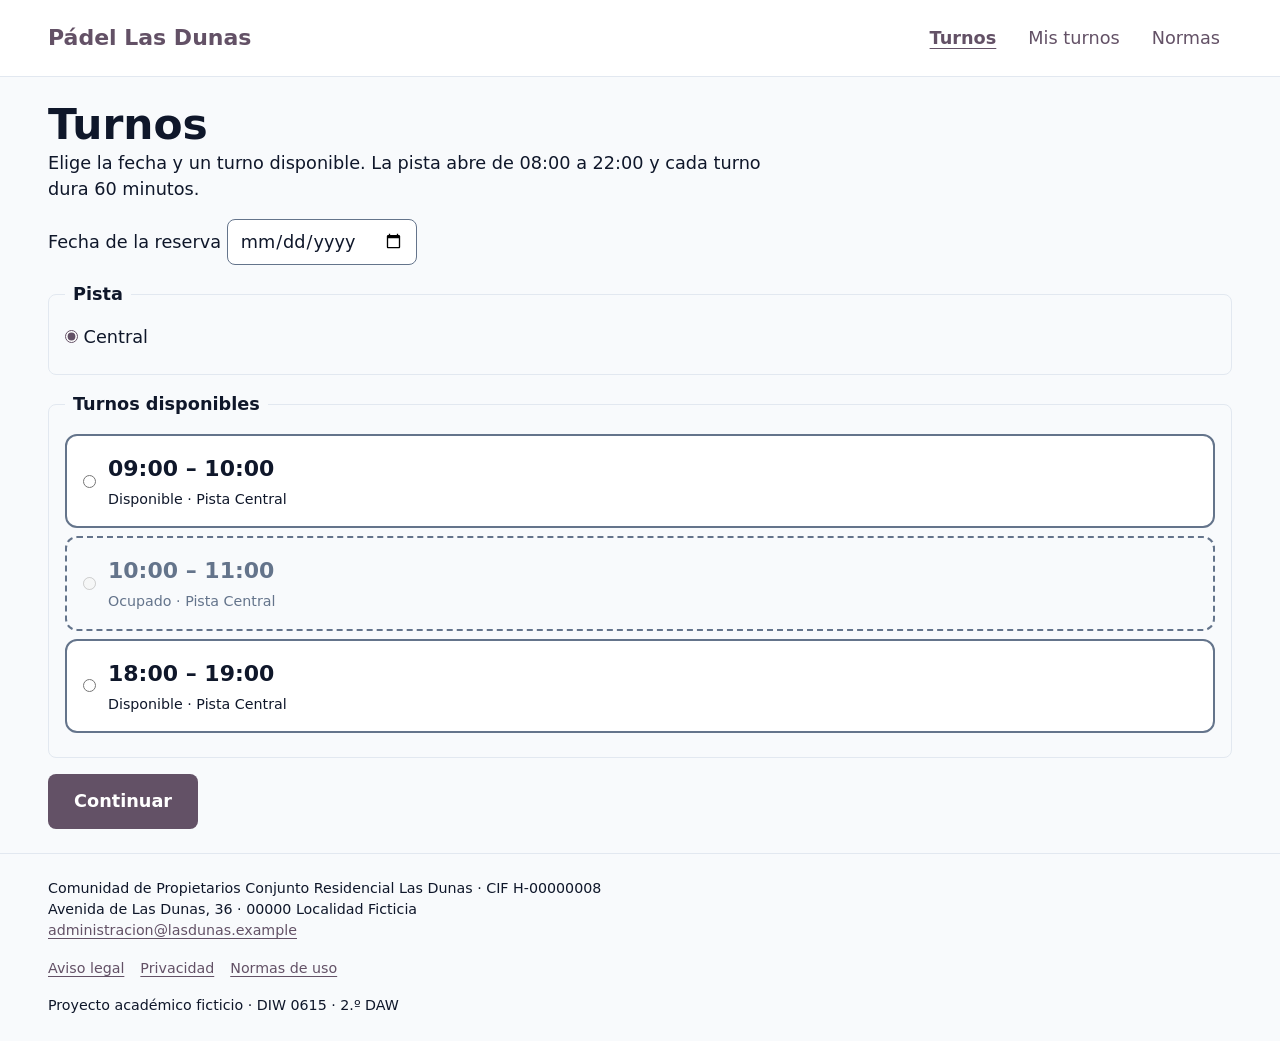
<file: index.html>
<!doctype html>
<html lang="es">
<head>
  <meta charset="utf-8">
  <meta name="viewport" content="width=device-width, initial-scale=1">
    <title>Turnos · Pádel Las Dunas</title>
  <link rel="stylesheet" href="css/estilos.css">
</head>
<body>
  <a class="salto" href="#contenido">Saltar al contenido</a>

  <header class="cabecera">
    <div class="cabecera__interior contenedor">
      <a class="cabecera__marca" href="index.html">Pádel Las Dunas</a>

      <nav class="menu" aria-label="Principal">
        <ul class="menu__lista">
          <li>
            <a class="menu__enlace" href="index.html" aria-current="page">Turnos</a>
          </li>
          <li>
            <a class="menu__enlace" href="mis-turnos.html">Mis turnos</a>
          </li>
          <li>
            <a class="menu__enlace" href="normas.html">Normas</a>
          </li>
        </ul>
      </nav>
    </div>
  </header>

    <main id="contenido" class="contenedor">
    <h1>Turnos</h1>
    <p>Elige la fecha y un turno disponible. La pista abre de 08:00 a 22:00 y cada turno dura 60 minutos.</p>

    <form action="reserva.html" method="get">
      <p>
        <label for="fecha">Fecha de la reserva</label>
        <input id="fecha" name="fecha" type="date" required>
      </p>

      <fieldset>
        <legend>Pista</legend>
        <label>
          <input type="radio" name="pista" value="central" checked>
          Central
        </label>
      </fieldset>

      <fieldset>
        <legend>Turnos disponibles</legend>

        <label class="turno">
          <input class="turno__control" type="radio"
                 name="turno" value="0900" required>
          <span class="turno__hora">09:00 – 10:00</span>
          <span class="turno__estado">Disponible · Pista Central</span>
        </label>

        <label class="turno">
          <input class="turno__control" type="radio"
                 name="turno" value="1000" disabled>
          <span class="turno__hora">10:00 – 11:00</span>
          <span class="turno__estado">Ocupado · Pista Central</span>
        </label>

        <label class="turno">
          <input class="turno__control" type="radio"
                 name="turno" value="1800">
          <span class="turno__hora">18:00 – 19:00</span>
          <span class="turno__estado">Disponible · Pista Central</span>
        </label>
      </fieldset>

      <button class="boton" type="submit">Continuar</button>
    </form>
  </main>

  <footer class="pie">
    <div class="pie__interior contenedor">
      <address class="pie__datos">
        Comunidad de Propietarios Conjunto Residencial Las Dunas · CIF H-00000008<br>
        Avenida de Las Dunas, 36 · 00000 Localidad Ficticia<br>
        <a href="mailto:administracion@lasdunas.example">
          administracion@lasdunas.example
        </a>
      </address>

      <nav aria-label="Legal">
        <ul class="pie__enlaces">
          <li><a href="aviso-legal.html">Aviso legal</a></li>
          <li><a href="privacidad.html">Privacidad</a></li>
          <li><a href="normas.html">Normas de uso</a></li>
        </ul>
      </nav>

      <p class="pie__nota">
        <small>Proyecto académico ficticio · DIW 0615 · 2.º DAW</small>
      </p>
    </div>
  </footer>
</body>
</html>
</file>
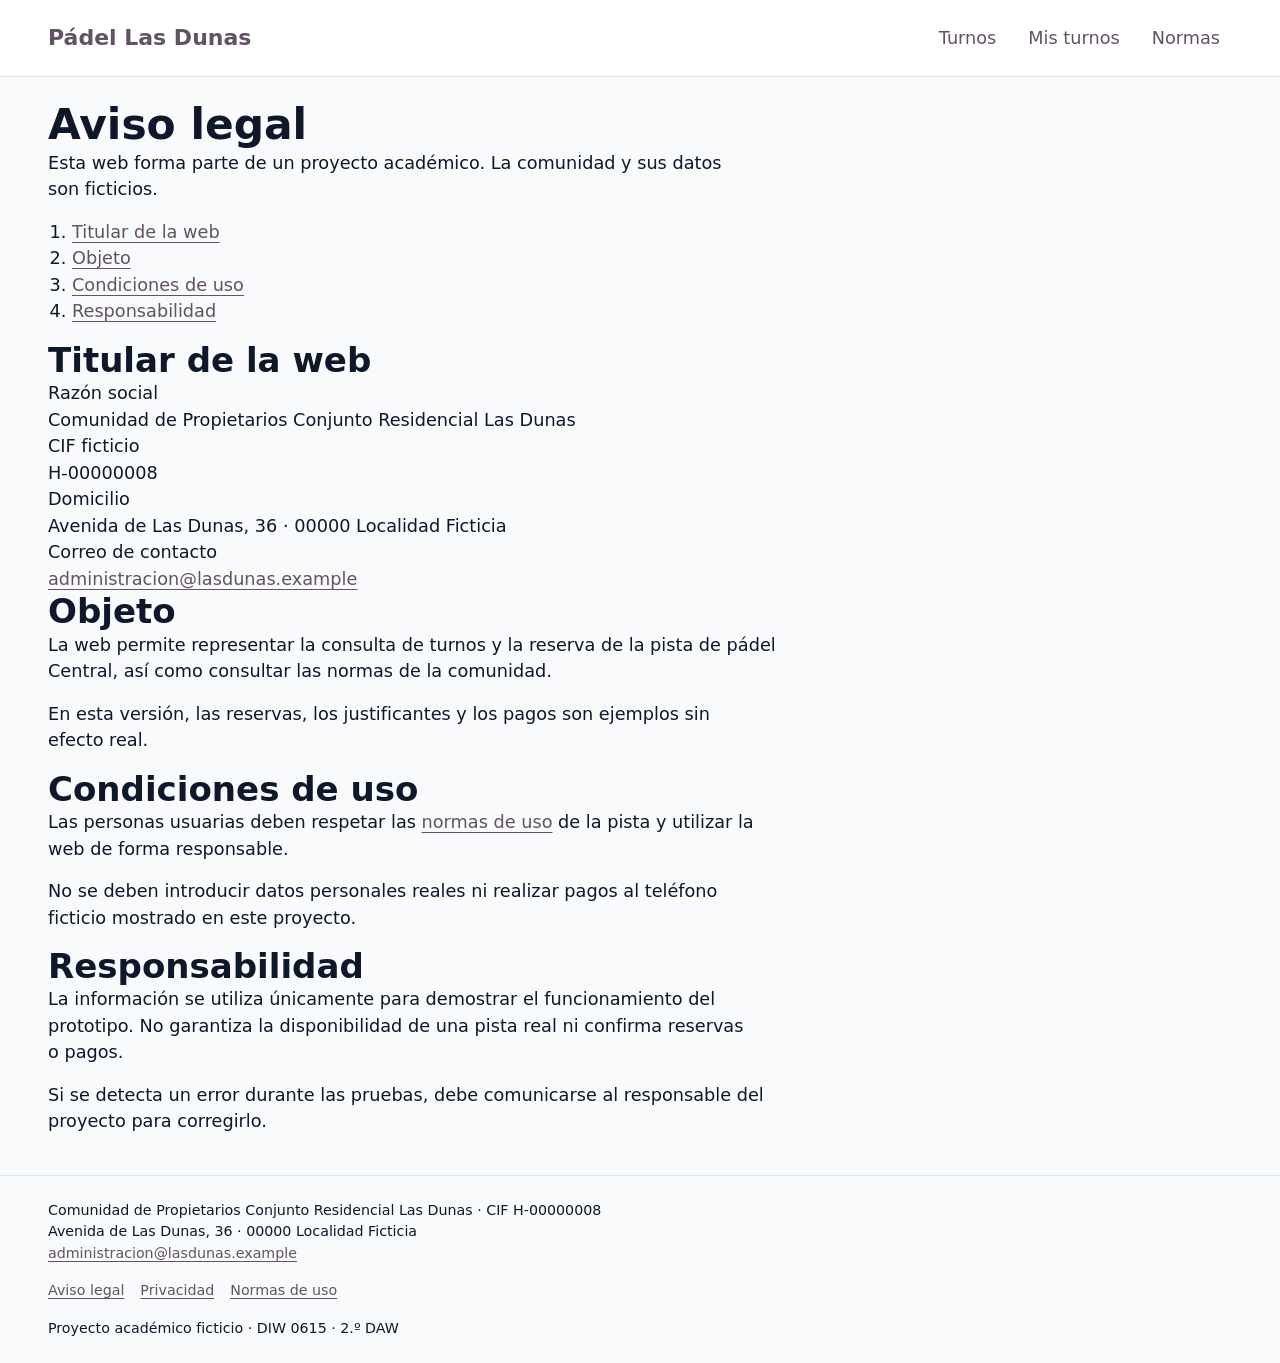
<file: aviso-legal.html>
<!doctype html>
<html lang="es">
<head>
  <meta charset="utf-8">
  <meta name="viewport" content="width=device-width, initial-scale=1">
  <title>Aviso legal · Pádel Las Dunas</title>
  <link rel="stylesheet" href="css/estilos.css">
</head>
<body>
  <a class="salto" href="#contenido">Saltar al contenido</a>

  <header class="cabecera">
    <div class="cabecera__interior contenedor">
      <a class="cabecera__marca" href="index.html">Pádel Las Dunas</a>

      <nav class="menu" aria-label="Principal">
        <ul class="menu__lista">
          <li>
            <a class="menu__enlace" href="index.html">Turnos</a>
          </li>
          <li>
            <a class="menu__enlace" href="mis-turnos.html">Mis turnos</a>
          </li>
          <li>
            <a class="menu__enlace" href="normas.html">Normas</a>
          </li>
        </ul>
      </nav>
    </div>
  </header>

  <main id="contenido" class="contenedor">
    <article class="lectura">
      <h1>Aviso legal</h1>
      <p>Esta web forma parte de un proyecto académico. La comunidad y sus datos son ficticios.</p>

      <nav aria-label="Índice de contenidos">
        <ol>
          <li><a href="#titular">Titular de la web</a></li>
          <li><a href="#objeto">Objeto</a></li>
          <li><a href="#condiciones">Condiciones de uso</a></li>
          <li><a href="#responsabilidad">Responsabilidad</a></li>
        </ol>
      </nav>

      <section aria-labelledby="titular">
        <h2 id="titular">Titular de la web</h2>
        <dl>
          <dt>Razón social</dt>
          <dd>Comunidad de Propietarios Conjunto Residencial Las Dunas</dd>

          <dt>CIF ficticio</dt>
          <dd>H-00000008</dd>

          <dt>Domicilio</dt>
          <dd>Avenida de Las Dunas, 36 · 00000 Localidad Ficticia</dd>

          <dt>Correo de contacto</dt>
          <dd>
            <a href="mailto:administracion@lasdunas.example">
              administracion@lasdunas.example
            </a>
          </dd>
        </dl>
      </section>

      <section aria-labelledby="objeto">
        <h2 id="objeto">Objeto</h2>
        <p>La web permite representar la consulta de turnos y la reserva de la pista de pádel Central, así como consultar las normas de la comunidad.</p>
        <p>En esta versión, las reservas, los justificantes y los pagos son ejemplos sin efecto real.</p>
      </section>

      <section aria-labelledby="condiciones">
        <h2 id="condiciones">Condiciones de uso</h2>
        <p>Las personas usuarias deben respetar las
          <a href="normas.html">normas de uso</a> de la pista y utilizar la web de forma responsable.
        </p>
        <p>No se deben introducir datos personales reales ni realizar pagos al teléfono ficticio mostrado en este proyecto.</p>
      </section>

      <section aria-labelledby="responsabilidad">
        <h2 id="responsabilidad">Responsabilidad</h2>
        <p>La información se utiliza únicamente para demostrar el funcionamiento del prototipo. No garantiza la disponibilidad de una pista real ni confirma reservas o pagos.</p>
        <p>Si se detecta un error durante las pruebas, debe comunicarse al responsable del proyecto para corregirlo.</p>
      </section>
    </article>
  </main>

  <footer class="pie">
    <div class="pie__interior contenedor">
      <address class="pie__datos">
        Comunidad de Propietarios Conjunto Residencial Las Dunas · CIF H-00000008<br>
        Avenida de Las Dunas, 36 · 00000 Localidad Ficticia<br>
        <a href="mailto:administracion@lasdunas.example">
          administracion@lasdunas.example
        </a>
      </address>

      <nav aria-label="Legal">
        <ul class="pie__enlaces">
          <li><a href="aviso-legal.html">Aviso legal</a></li>
          <li><a href="privacidad.html">Privacidad</a></li>
          <li><a href="normas.html">Normas de uso</a></li>
        </ul>
      </nav>

      <p class="pie__nota">
        <small>Proyecto académico ficticio · DIW 0615 · 2.º DAW</small>
      </p>
    </div>
  </footer>
</body>
</html>
</file>
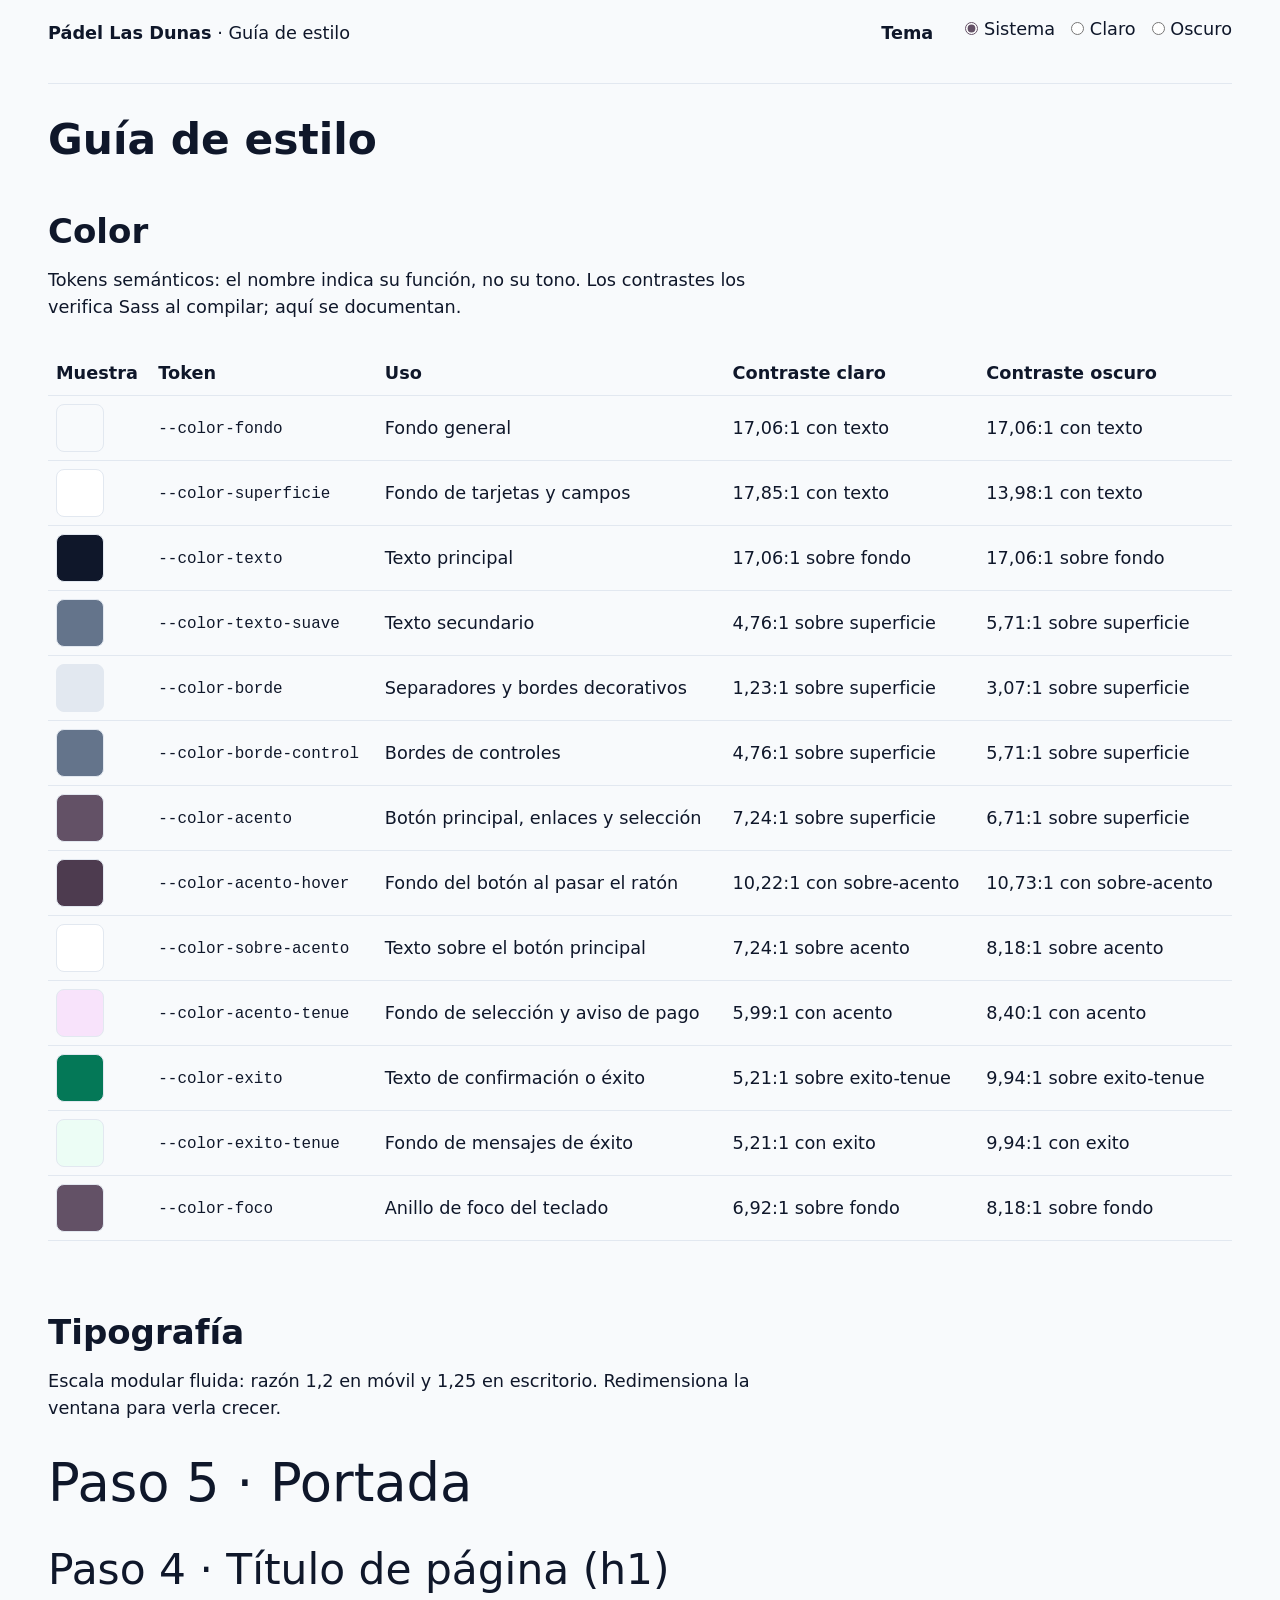
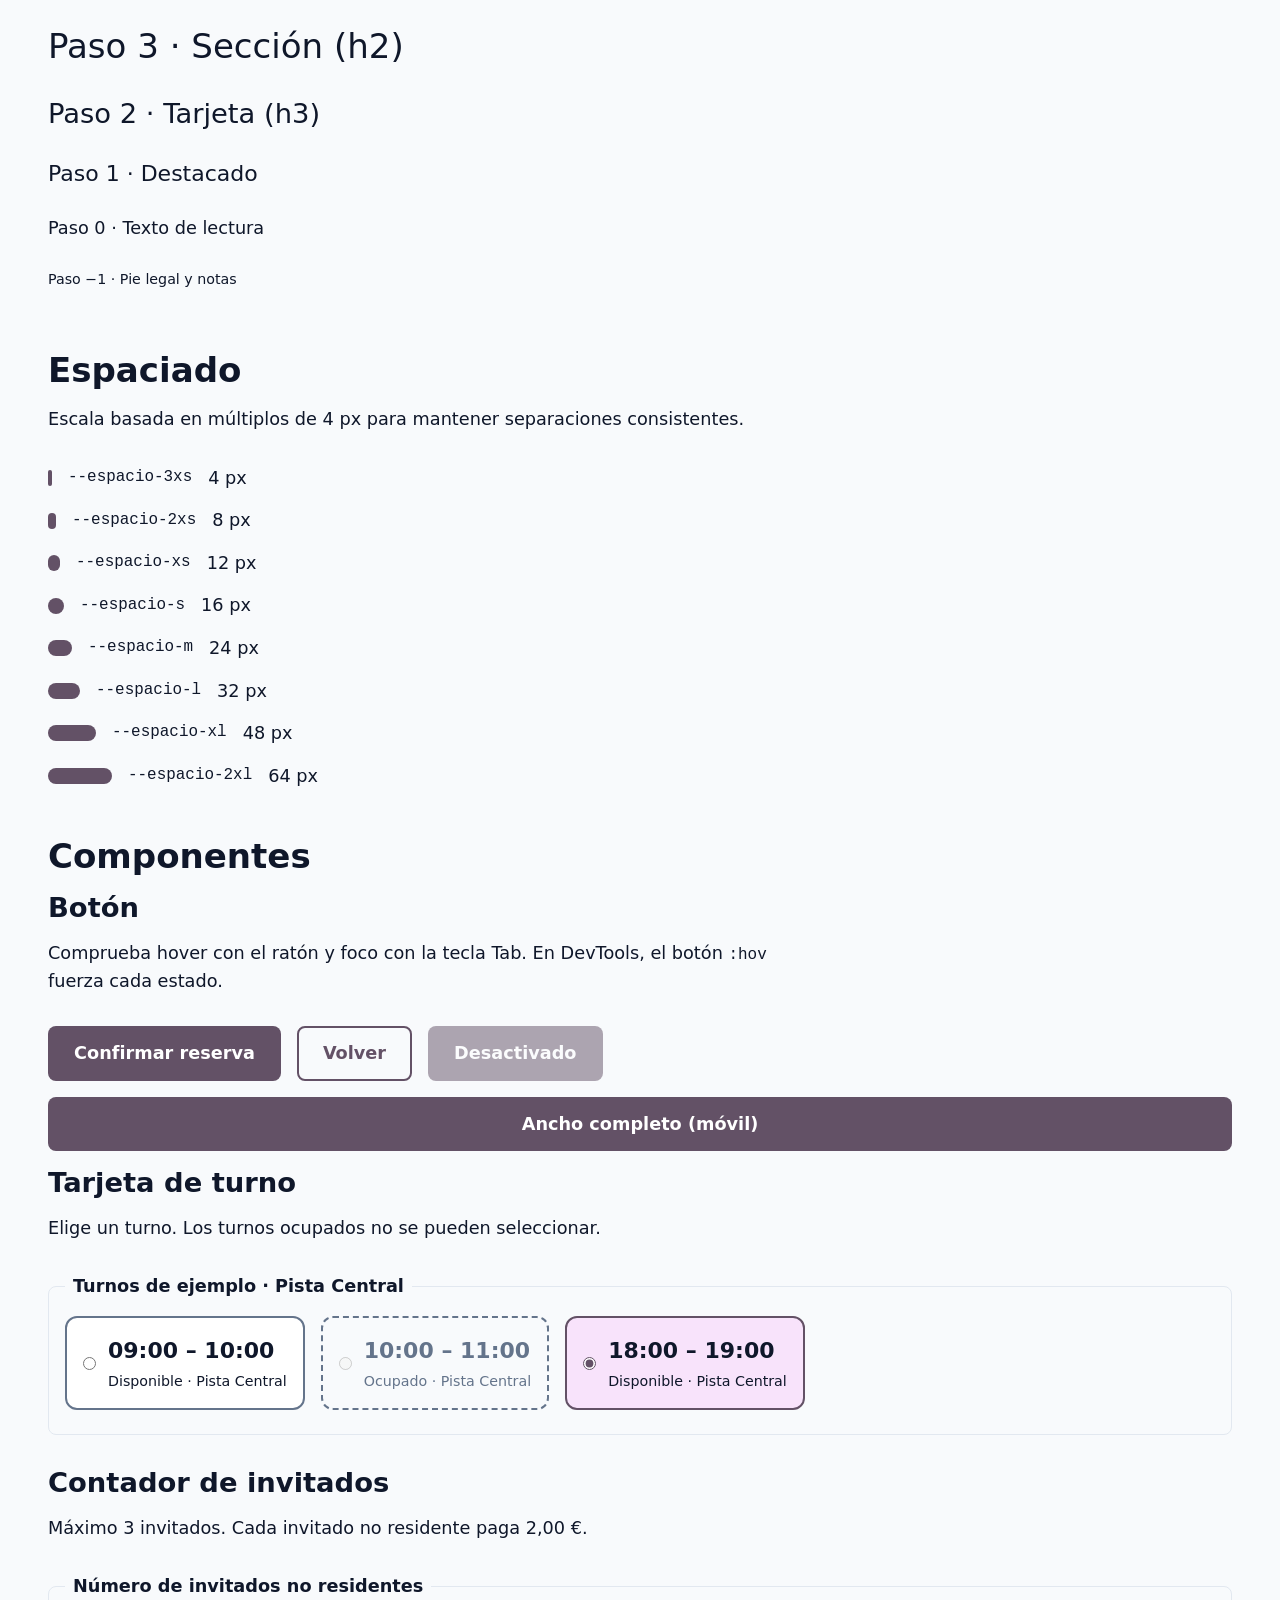
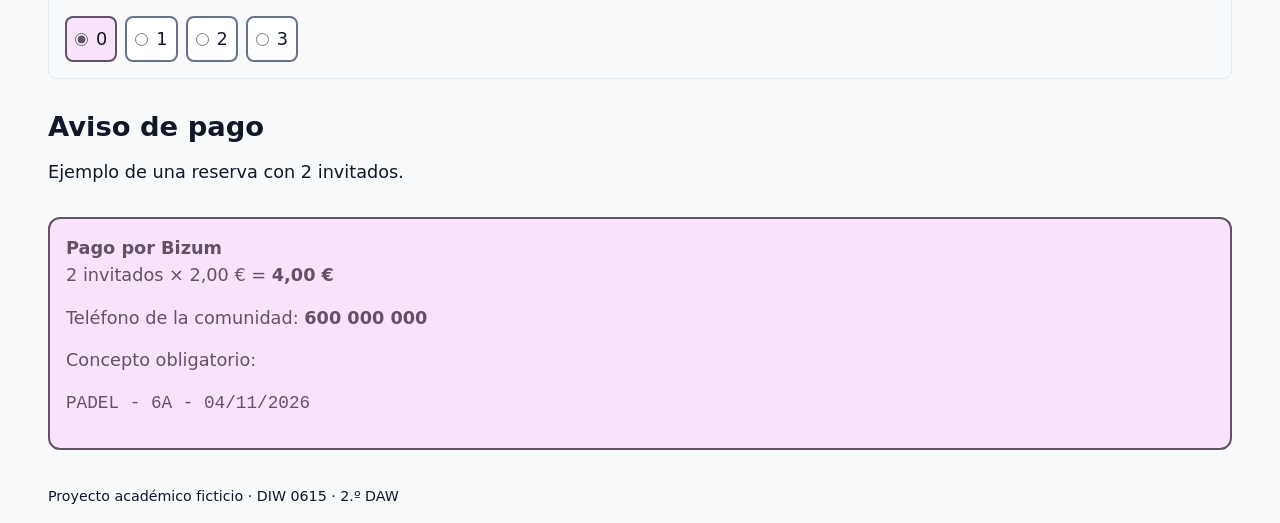
<file: guia.html>
<!doctype html>
<html lang="es">
<head>
  <meta charset="utf-8">
  <meta name="viewport" content="width=device-width, initial-scale=1">
  <title>Guía de estilo · Pádel Las Dunas</title>
  <link rel="stylesheet" href="css/estilos.css">
</head>
<body>
  <!-- Guía de estilo basada en los tokens del proyecto. -->
  <header class="guia-cabecera contenedor">
    <p><strong>Pádel Las Dunas</strong> · Guía de estilo</p>

    <!-- Selector de tema sin JavaScript. -->
    <fieldset class="selector-tema">
      <legend>Tema</legend>
      <label>
        <input type="radio" name="tema" value="sistema" checked>
        Sistema
      </label>
      <label>
        <input type="radio" name="tema" value="claro">
        Claro
      </label>
      <label>
        <input type="radio" name="tema" value="oscuro">
        Oscuro
      </label>
    </fieldset>
  </header>

  <main class="guia contenedor">
    <h1>Guía de estilo</h1>

    <!-- COLOR -->
    <section class="guia__seccion" aria-labelledby="color">
      <h2 id="color">Color</h2>
      <p>Tokens semánticos: el nombre indica su función, no su tono. Los contrastes los verifica Sass al compilar; aquí se documentan.</p>

      <div class="guia__desplazable" role="region" aria-label="Tabla de tokens de color" tabindex="0">
        <table class="guia__tabla">
          <thead>
            <tr>
              <th scope="col">Muestra</th>
              <th scope="col">Token</th>
              <th scope="col">Uso</th>
              <th scope="col" data-tipo="numero">Contraste claro</th>
              <th scope="col" data-tipo="numero">Contraste oscuro</th>
            </tr>
          </thead>
                    <tbody>
            <tr>
              <td><span class="muestra" style="--muestra: var(--color-fondo)"></span></td>
              <td><code>--color-fondo</code></td>
              <td>Fondo general</td>
              <td data-tipo="numero">17,06:1 con texto</td>
              <td data-tipo="numero">17,06:1 con texto</td>
            </tr>
            <tr>
              <td><span class="muestra" style="--muestra: var(--color-superficie)"></span></td>
              <td><code>--color-superficie</code></td>
              <td>Fondo de tarjetas y campos</td>
              <td data-tipo="numero">17,85:1 con texto</td>
              <td data-tipo="numero">13,98:1 con texto</td>
            </tr>
            <tr>
              <td><span class="muestra" style="--muestra: var(--color-texto)"></span></td>
              <td><code>--color-texto</code></td>
              <td>Texto principal</td>
              <td data-tipo="numero">17,06:1 sobre fondo</td>
              <td data-tipo="numero">17,06:1 sobre fondo</td>
            </tr>
            <tr>
              <td><span class="muestra" style="--muestra: var(--color-texto-suave)"></span></td>
              <td><code>--color-texto-suave</code></td>
              <td>Texto secundario</td>
              <td data-tipo="numero">4,76:1 sobre superficie</td>
              <td data-tipo="numero">5,71:1 sobre superficie</td>
            </tr>
            <tr>
              <td><span class="muestra" style="--muestra: var(--color-borde)"></span></td>
              <td><code>--color-borde</code></td>
              <td>Separadores y bordes decorativos</td>
              <td data-tipo="numero">1,23:1 sobre superficie</td>
              <td data-tipo="numero">3,07:1 sobre superficie</td>
            </tr>
            <tr>
              <td><span class="muestra" style="--muestra: var(--color-borde-control)"></span></td>
              <td><code>--color-borde-control</code></td>
              <td>Bordes de controles</td>
              <td data-tipo="numero">4,76:1 sobre superficie</td>
              <td data-tipo="numero">5,71:1 sobre superficie</td>
            </tr>
            <tr>
              <td><span class="muestra" style="--muestra: var(--color-acento)"></span></td>
              <td><code>--color-acento</code></td>
              <td>Botón principal, enlaces y selección</td>
              <td data-tipo="numero">7,24:1 sobre superficie</td>
              <td data-tipo="numero">6,71:1 sobre superficie</td>
            </tr>
            <tr>
              <td><span class="muestra" style="--muestra: var(--color-acento-hover)"></span></td>
              <td><code>--color-acento-hover</code></td>
              <td>Fondo del botón al pasar el ratón</td>
              <td data-tipo="numero">10,22:1 con sobre-acento</td>
              <td data-tipo="numero">10,73:1 con sobre-acento</td>
            </tr>
            <tr>
              <td><span class="muestra" style="--muestra: var(--color-sobre-acento)"></span></td>
              <td><code>--color-sobre-acento</code></td>
              <td>Texto sobre el botón principal</td>
              <td data-tipo="numero">7,24:1 sobre acento</td>
              <td data-tipo="numero">8,18:1 sobre acento</td>
            </tr>
            <tr>
              <td><span class="muestra" style="--muestra: var(--color-acento-tenue)"></span></td>
              <td><code>--color-acento-tenue</code></td>
              <td>Fondo de selección y aviso de pago</td>
              <td data-tipo="numero">5,99:1 con acento</td>
              <td data-tipo="numero">8,40:1 con acento</td>
            </tr>
            <tr>
              <td><span class="muestra" style="--muestra: var(--color-exito)"></span></td>
              <td><code>--color-exito</code></td>
              <td>Texto de confirmación o éxito</td>
              <td data-tipo="numero">5,21:1 sobre exito-tenue</td>
              <td data-tipo="numero">9,94:1 sobre exito-tenue</td>
            </tr>
            <tr>
              <td><span class="muestra" style="--muestra: var(--color-exito-tenue)"></span></td>
              <td><code>--color-exito-tenue</code></td>
              <td>Fondo de mensajes de éxito</td>
              <td data-tipo="numero">5,21:1 con exito</td>
              <td data-tipo="numero">9,94:1 con exito</td>
            </tr>
            <tr>
              <td><span class="muestra" style="--muestra: var(--color-foco)"></span></td>
              <td><code>--color-foco</code></td>
              <td>Anillo de foco del teclado</td>
              <td data-tipo="numero">6,92:1 sobre fondo</td>
              <td data-tipo="numero">8,18:1 sobre fondo</td>
            </tr>
          </tbody>
        </table>
      </div>
    </section>

    <!-- TIPOGRAFÍA -->
    <section class="guia__seccion" aria-labelledby="tipografia">
      <h2 id="tipografia">Tipografía</h2>
      <p>Escala modular fluida: razón 1,2 en móvil y 1,25 en escritorio. Redimensiona la ventana para verla crecer.</p>

      <p class="guia__tipo" style="--tam: var(--paso-5)">Paso 5 · Portada</p>
      <p class="guia__tipo" style="--tam: var(--paso-4)">Paso 4 · Título de página (h1)</p>
      <p class="guia__tipo" style="--tam: var(--paso-3)">Paso 3 · Sección (h2)</p>
      <p class="guia__tipo" style="--tam: var(--paso-2)">Paso 2 · Tarjeta (h3)</p>
      <p class="guia__tipo" style="--tam: var(--paso-1)">Paso 1 · Destacado</p>
      <p class="guia__tipo" style="--tam: var(--paso-0)">Paso 0 · Texto de lectura</p>
      <p class="guia__tipo" style="--tam: var(--paso-menos-1)">Paso −1 · Pie legal y notas</p>
    </section>

    <!-- ESPACIADO -->
    <section class="guia__seccion" aria-labelledby="espaciado">
      <h2 id="espaciado">Espaciado</h2>
      <p>Escala basada en múltiplos de 4 px para mantener separaciones consistentes.</p>

      <div class="guia__fila">
        <span class="barra" style="--ancho: var(--espacio-3xs)"></span>
        <code>--espacio-3xs</code> 4 px
      </div>
      <div class="guia__fila">
        <span class="barra" style="--ancho: var(--espacio-2xs)"></span>
        <code>--espacio-2xs</code> 8 px
      </div>
      <div class="guia__fila">
        <span class="barra" style="--ancho: var(--espacio-xs)"></span>
        <code>--espacio-xs</code> 12 px
      </div>
      <div class="guia__fila">
        <span class="barra" style="--ancho: var(--espacio-s)"></span>
        <code>--espacio-s</code> 16 px
      </div>
      <div class="guia__fila">
        <span class="barra" style="--ancho: var(--espacio-m)"></span>
        <code>--espacio-m</code> 24 px
      </div>
      <div class="guia__fila">
        <span class="barra" style="--ancho: var(--espacio-l)"></span>
        <code>--espacio-l</code> 32 px
      </div>
      <div class="guia__fila">
        <span class="barra" style="--ancho: var(--espacio-xl)"></span>
        <code>--espacio-xl</code> 48 px
      </div>
      <div class="guia__fila">
        <span class="barra" style="--ancho: var(--espacio-2xl)"></span>
        <code>--espacio-2xl</code> 64 px
      </div>
    </section>

    <!-- COMPONENTES -->
    <section class="guia__seccion" aria-labelledby="componentes">
      <h2 id="componentes">Componentes</h2>

      <h3>Botón</h3>
      <p>Comprueba hover con el ratón y foco con la tecla Tab. En DevTools, el botón <code>:hov</code> fuerza cada estado.</p>

      <div class="guia__fila">
        <button class="boton" type="button">Confirmar reserva</button>
        <button class="boton boton--secundario" type="button">Volver</button>
        <button class="boton" type="button" disabled>Desactivado</button>
      </div>

      <button class="boton boton--bloque" type="button">
        Ancho completo (móvil)
      </button>

      <h3>Tarjeta de turno</h3>
      <p>Elige un turno. Los turnos ocupados no se pueden seleccionar.</p>

      <fieldset class="guia__fila">
        <legend>Turnos de ejemplo · Pista Central</legend>

        <label class="turno">
          <input class="turno__control" type="radio" name="turno" value="0900">
          <span class="turno__hora">09:00 – 10:00</span>
          <span class="turno__estado">Disponible · Pista Central</span>
        </label>

        <label class="turno">
          <input class="turno__control" type="radio" name="turno" value="1000" disabled>
          <span class="turno__hora">10:00 – 11:00</span>
          <span class="turno__estado">Ocupado · Pista Central</span>
        </label>

        <label class="turno">
          <input class="turno__control" type="radio" name="turno" value="1800" checked>
          <span class="turno__hora">18:00 – 19:00</span>
          <span class="turno__estado">Disponible · Pista Central</span>
        </label>
      </fieldset>

      <h3>Contador de invitados</h3>
      <p>Máximo 3 invitados. Cada invitado no residente paga 2,00 €.</p>

      <fieldset class="invitados">
        <legend>Número de invitados no residentes</legend>

        <div class="invitados__opciones">
          <label class="invitados__opcion">
            <input type="radio" name="invitados" value="0" checked>
            <span>0</span>
          </label>

          <label class="invitados__opcion">
            <input type="radio" name="invitados" value="1">
            <span>1</span>
          </label>

          <label class="invitados__opcion">
            <input type="radio" name="invitados" value="2">
            <span>2</span>
          </label>

          <label class="invitados__opcion">
            <input type="radio" name="invitados" value="3">
            <span>3</span>
          </label>
        </div>
      </fieldset>

      <h3>Aviso de pago</h3>
      <p>Ejemplo de una reserva con 2 invitados.</p>

      <section class="aviso" aria-labelledby="titulo-pago">
        <h4 id="titulo-pago">Pago por Bizum</h4>
        <p>2 invitados × 2,00 € = <strong>4,00 €</strong></p>
        <p>Teléfono de la comunidad: <strong>600 000 000</strong></p>
        <p>Concepto obligatorio:</p>
        <p class="aviso__concepto">PADEL - 6A - 04/11/2026</p>
      </section>
    </section>
  </main>

  <footer class="contenedor">
    <p><small>Proyecto académico ficticio · DIW 0615 · 2.º DAW</small></p>
  </footer>
</body>
</html>
</file>
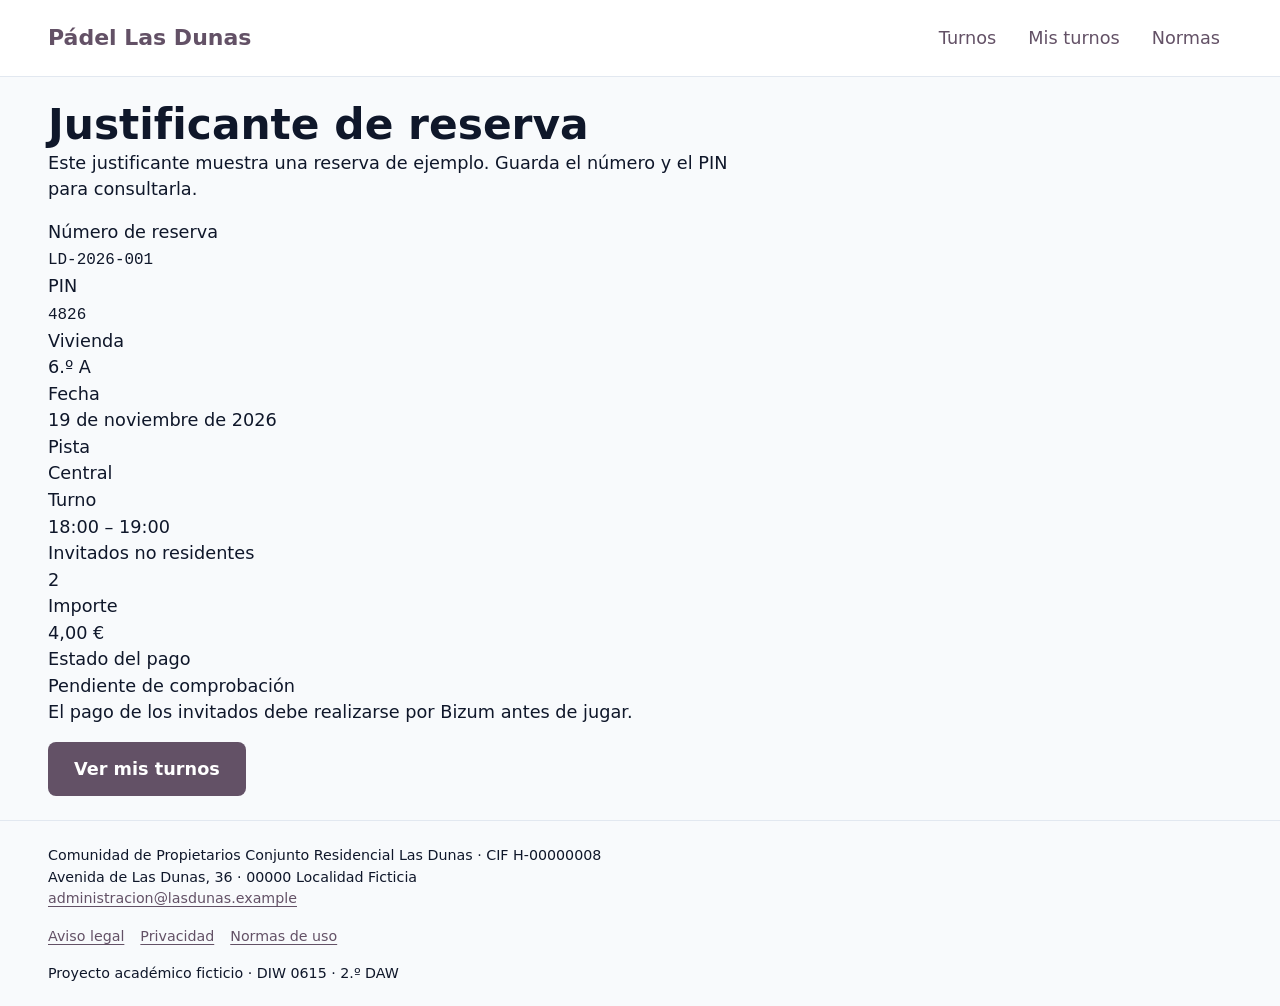
<file: justificante.html>
<!doctype html>
<html lang="es">
<head>
  <meta charset="utf-8">
  <meta name="viewport" content="width=device-width, initial-scale=1">
    <title>Justificante · Pádel Las Dunas</title>
  <link rel="stylesheet" href="css/estilos.css">
</head>
<body>
  <a class="salto" href="#contenido">Saltar al contenido</a>

  <header class="cabecera">
    <div class="cabecera__interior contenedor">
      <a class="cabecera__marca" href="index.html">Pádel Las Dunas</a>

      <nav class="menu" aria-label="Principal">
        <ul class="menu__lista">
          <li>
            <a class="menu__enlace" href="index.html">Turnos</a>
          </li>
          <li>
            <a class="menu__enlace" href="mis-turnos.html">Mis turnos</a>
          </li>
          <li>
            <a class="menu__enlace" href="normas.html">Normas</a>
          </li>
        </ul>
      </nav>
    </div>
  </header>

  <main id="contenido" class="contenedor">
    <h1>Justificante de reserva</h1>
    <p>Este justificante muestra una reserva de ejemplo. Guarda el número y el PIN para consultarla.</p>

    <dl>
      <dt>Número de reserva</dt>
      <dd><code>LD-2026-001</code></dd>

      <dt>PIN</dt>
      <dd><code>4826</code></dd>

      <dt>Vivienda</dt>
      <dd>6.º A</dd>

      <dt>Fecha</dt>
      <dd>19 de noviembre de 2026</dd>

      <dt>Pista</dt>
      <dd>Central</dd>

      <dt>Turno</dt>
      <dd>18:00 – 19:00</dd>

      <dt>Invitados no residentes</dt>
      <dd>2</dd>

      <dt>Importe</dt>
      <dd>4,00 €</dd>

      <dt>Estado del pago</dt>
      <dd>Pendiente de comprobación</dd>
    </dl>

    <p>El pago de los invitados debe realizarse por Bizum antes de jugar.</p>

    <a class="boton" href="mis-turnos.html">Ver mis turnos</a>
  </main>

  <footer class="pie">
    <div class="pie__interior contenedor">
      <address class="pie__datos">
        Comunidad de Propietarios Conjunto Residencial Las Dunas · CIF H-00000008<br>
        Avenida de Las Dunas, 36 · 00000 Localidad Ficticia<br>
        <a href="mailto:administracion@lasdunas.example">
          administracion@lasdunas.example
        </a>
      </address>

      <nav aria-label="Legal">
        <ul class="pie__enlaces">
          <li><a href="aviso-legal.html">Aviso legal</a></li>
          <li><a href="privacidad.html">Privacidad</a></li>
          <li><a href="normas.html">Normas de uso</a></li>
        </ul>
      </nav>

      <p class="pie__nota">
        <small>Proyecto académico ficticio · DIW 0615 · 2.º DAW</small>
      </p>
    </div>
  </footer>
</body>
</html>
</file>
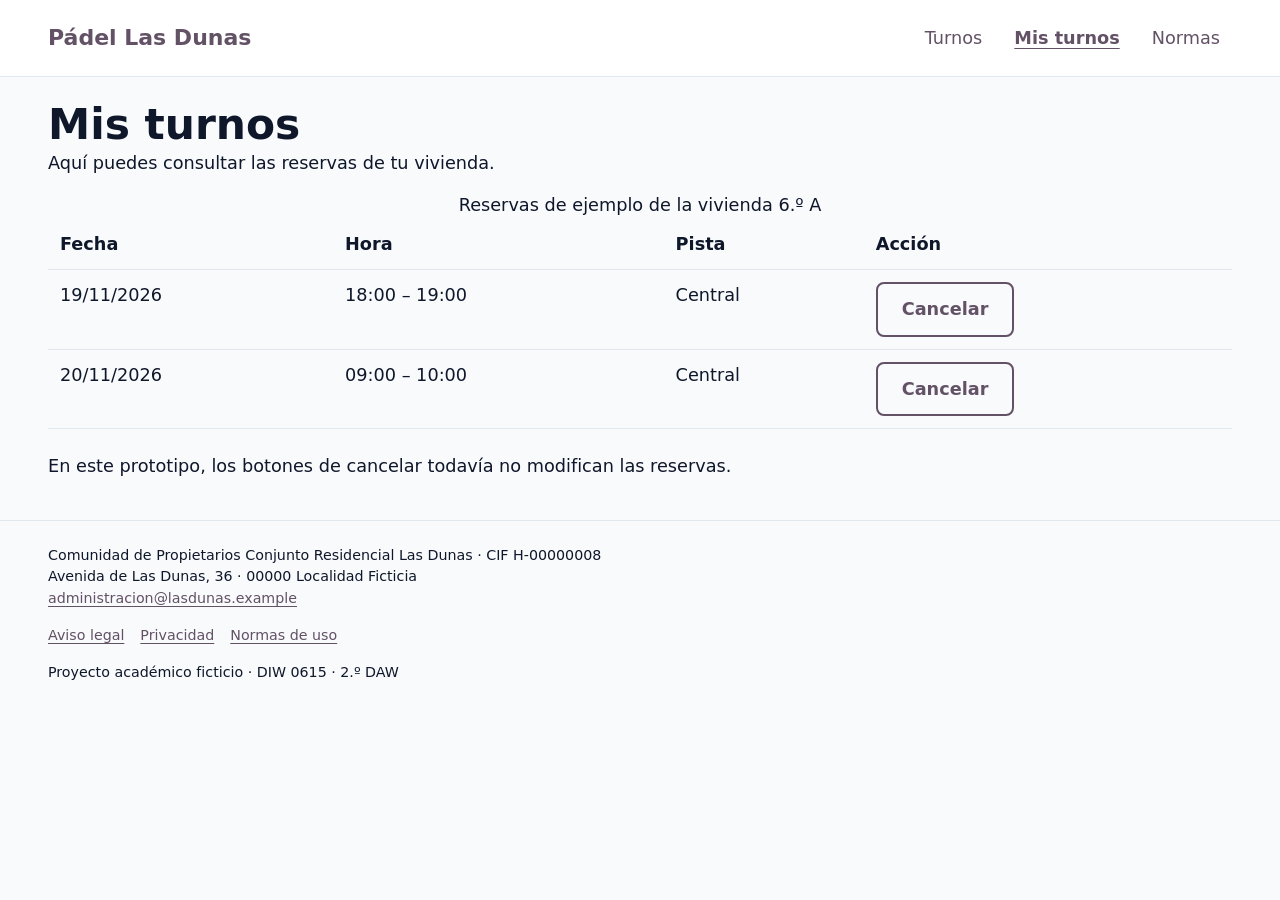
<file: mis-turnos.html>
<!doctype html>
<html lang="es">
<head>
  <meta charset="utf-8">
  <meta name="viewport" content="width=device-width, initial-scale=1">
    <title>Mis turnos · Pádel Las Dunas</title>
  <link rel="stylesheet" href="css/estilos.css">
</head>
<body>
  <a class="salto" href="#contenido">Saltar al contenido</a>

  <header class="cabecera">
    <div class="cabecera__interior contenedor">
      <a class="cabecera__marca" href="index.html">Pádel Las Dunas</a>

      <nav class="menu" aria-label="Principal">
        <ul class="menu__lista">
          <li>
            <a class="menu__enlace" href="index.html">Turnos</a>
          </li>
          <li>
                        <a class="menu__enlace" href="mis-turnos.html" aria-current="page">Mis turnos</a>
          </li>
          <li>
            <a class="menu__enlace" href="normas.html">Normas</a>
          </li>
        </ul>
      </nav>
    </div>
  </header>

  <main id="contenido" class="contenedor">
    <h1>Mis turnos</h1>
    <p>Aquí puedes consultar las reservas de tu vivienda.</p>

    <table>
      <caption>Reservas de ejemplo de la vivienda 6.º A</caption>
      <thead>
        <tr>
          <th scope="col">Fecha</th>
          <th scope="col">Hora</th>
          <th scope="col">Pista</th>
          <th scope="col">Acción</th>
        </tr>
      </thead>
      <tbody>
        <tr>
          <td>19/11/2026</td>
          <td>18:00 – 19:00</td>
          <td>Central</td>
          <td>
            <button class="boton boton--secundario" type="button"
                    aria-label="Cancelar reserva del 19 de noviembre a las 18:00">
              Cancelar
            </button>
          </td>
        </tr>
        <tr>
          <td>20/11/2026</td>
          <td>09:00 – 10:00</td>
          <td>Central</td>
          <td>
            <button class="boton boton--secundario" type="button"
                    aria-label="Cancelar reserva del 20 de noviembre a las 09:00">
              Cancelar
            </button>
          </td>
        </tr>
      </tbody>
    </table>

    <p>En este prototipo, los botones de cancelar todavía no modifican las reservas.</p>
  </main>

  <footer class="pie">
    <div class="pie__interior contenedor">
      <address class="pie__datos">
        Comunidad de Propietarios Conjunto Residencial Las Dunas · CIF H-00000008<br>
        Avenida de Las Dunas, 36 · 00000 Localidad Ficticia<br>
        <a href="mailto:administracion@lasdunas.example">
          administracion@lasdunas.example
        </a>
      </address>

      <nav aria-label="Legal">
        <ul class="pie__enlaces">
          <li><a href="aviso-legal.html">Aviso legal</a></li>
          <li><a href="privacidad.html">Privacidad</a></li>
          <li><a href="normas.html">Normas de uso</a></li>
        </ul>
      </nav>

      <p class="pie__nota">
        <small>Proyecto académico ficticio · DIW 0615 · 2.º DAW</small>
      </p>
    </div>
  </footer>
</body>
</html>
</file>
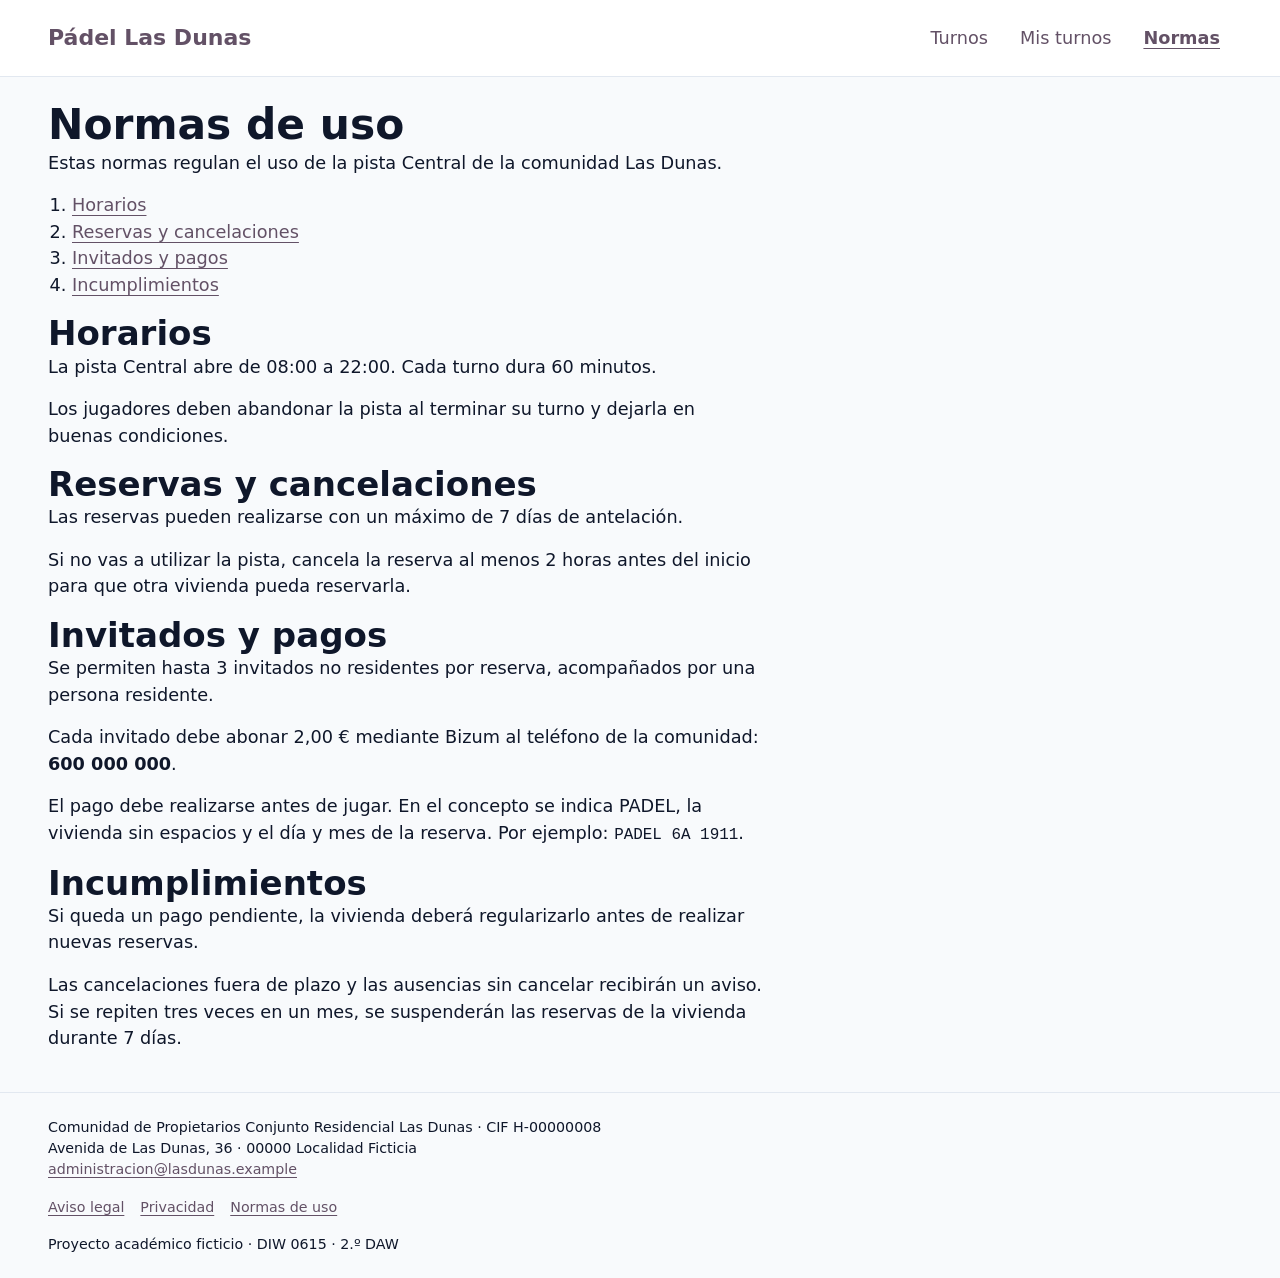
<file: normas.html>
<!doctype html>
<html lang="es">
<head>
  <meta charset="utf-8">
  <meta name="viewport" content="width=device-width, initial-scale=1">
    <title>Normas de uso · Pádel Las Dunas</title>
  <link rel="stylesheet" href="css/estilos.css">
</head>
<body>
  <a class="salto" href="#contenido">Saltar al contenido</a>

  <header class="cabecera">
    <div class="cabecera__interior contenedor">
      <a class="cabecera__marca" href="index.html">Pádel Las Dunas</a>

      <nav class="menu" aria-label="Principal">
        <ul class="menu__lista">
          <li>
            <a class="menu__enlace" href="index.html">Turnos</a>
          </li>
          <li>
            <a class="menu__enlace" href="mis-turnos.html">Mis turnos</a>
          </li>
          <li>
                        <a class="menu__enlace" href="normas.html" aria-current="page">Normas</a>
          </li>
        </ul>
      </nav>
    </div>
  </header>

  <main id="contenido" class="contenedor">
    <article class="lectura">
      <h1>Normas de uso</h1>
      <p>Estas normas regulan el uso de la pista Central de la comunidad Las Dunas.</p>

      <nav aria-label="Índice de contenidos">
        <ol>
          <li><a href="#horarios">Horarios</a></li>
          <li><a href="#reservas">Reservas y cancelaciones</a></li>
          <li><a href="#invitados">Invitados y pagos</a></li>
          <li><a href="#incumplimientos">Incumplimientos</a></li>
        </ol>
      </nav>

      <section aria-labelledby="horarios">
        <h2 id="horarios">Horarios</h2>
        <p>La pista Central abre de 08:00 a 22:00. Cada turno dura 60 minutos.</p>
        <p>Los jugadores deben abandonar la pista al terminar su turno y dejarla en buenas condiciones.</p>
      </section>

      <section aria-labelledby="reservas">
        <h2 id="reservas">Reservas y cancelaciones</h2>
        <p>Las reservas pueden realizarse con un máximo de 7 días de antelación.</p>
        <p>Si no vas a utilizar la pista, cancela la reserva al menos 2 horas antes del inicio para que otra vivienda pueda reservarla.</p>
      </section>

      <section aria-labelledby="invitados">
        <h2 id="invitados">Invitados y pagos</h2>
        <p>Se permiten hasta 3 invitados no residentes por reserva, acompañados por una persona residente.</p>
        <p>Cada invitado debe abonar 2,00 € mediante Bizum al teléfono de la comunidad: <strong>600 000 000</strong>.</p>
        <p>El pago debe realizarse antes de jugar. En el concepto se indica PADEL, la vivienda sin espacios y el día y mes de la reserva. Por ejemplo: <code>PADEL 6A 1911</code>.</p>
      </section>

      <section aria-labelledby="incumplimientos">
        <h2 id="incumplimientos">Incumplimientos</h2>
        <p>Si queda un pago pendiente, la vivienda deberá regularizarlo antes de realizar nuevas reservas.</p>
        <p>Las cancelaciones fuera de plazo y las ausencias sin cancelar recibirán un aviso. Si se repiten tres veces en un mes, se suspenderán las reservas de la vivienda durante 7 días.</p>
      </section>
    </article>
  </main>

  <footer class="pie">
    <div class="pie__interior contenedor">
      <address class="pie__datos">
        Comunidad de Propietarios Conjunto Residencial Las Dunas · CIF H-00000008<br>
        Avenida de Las Dunas, 36 · 00000 Localidad Ficticia<br>
        <a href="mailto:administracion@lasdunas.example">
          administracion@lasdunas.example
        </a>
      </address>

      <nav aria-label="Legal">
        <ul class="pie__enlaces">
          <li><a href="aviso-legal.html">Aviso legal</a></li>
          <li><a href="privacidad.html">Privacidad</a></li>
          <li><a href="normas.html">Normas de uso</a></li>
        </ul>
      </nav>

      <p class="pie__nota">
        <small>Proyecto académico ficticio · DIW 0615 · 2.º DAW</small>
      </p>
    </div>
  </footer>
</body>
</html>
</file>
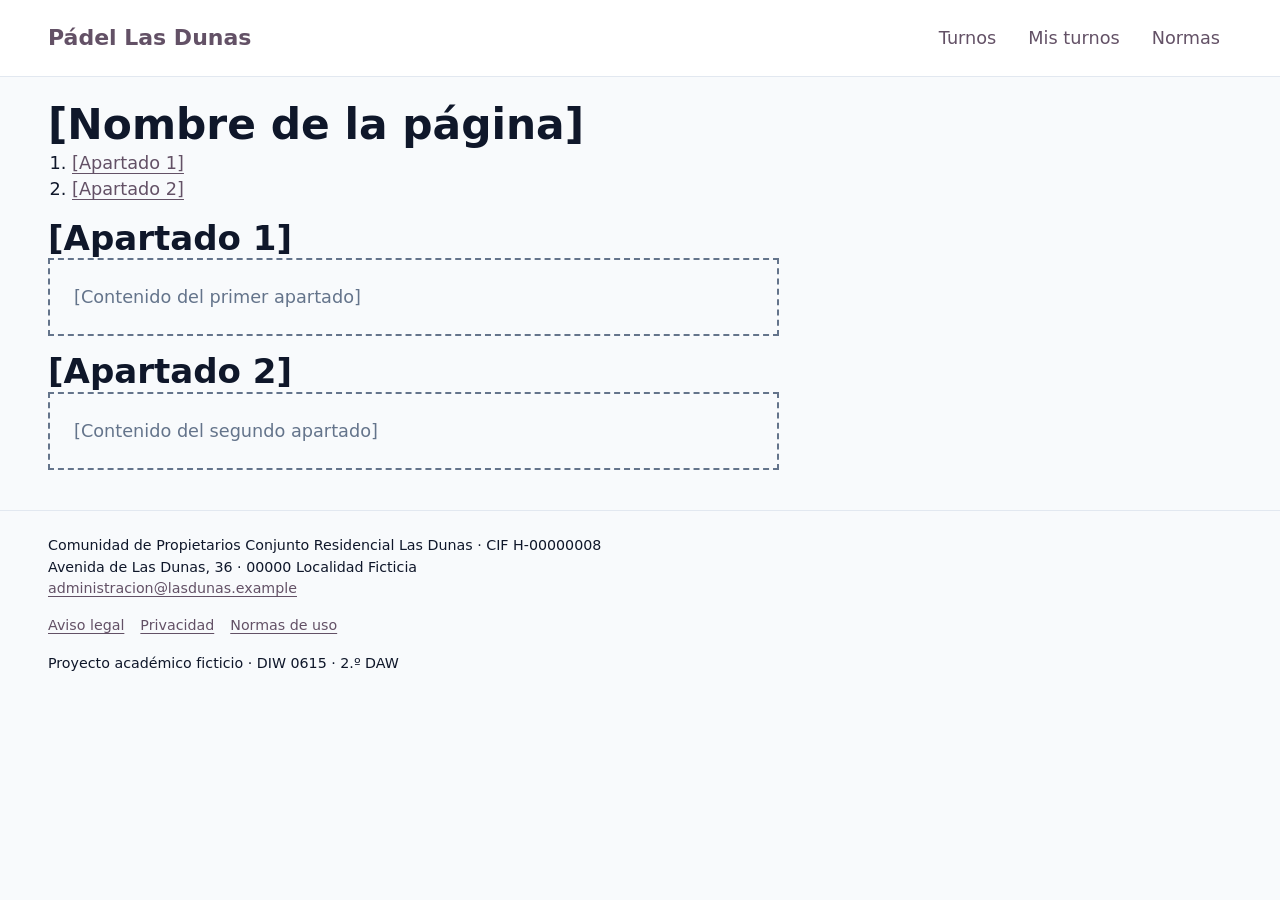
<file: plantilla-lectura.html>
<!doctype html>
<html lang="es">
<head>
  <meta charset="utf-8">
  <meta name="viewport" content="width=device-width, initial-scale=1">
  <title>[Nombre de la página] · Pádel Las Dunas</title>
  <link rel="stylesheet" href="css/estilos.css">
</head>
<body>
  <a class="salto" href="#contenido">Saltar al contenido</a>

  <header class="cabecera">
    <div class="cabecera__interior contenedor">
      <a class="cabecera__marca" href="index.html">Pádel Las Dunas</a>

      <nav class="menu" aria-label="Principal">
        <ul class="menu__lista">
          <li>
            <a class="menu__enlace" href="index.html">Turnos</a>
          </li>
          <li>
            <a class="menu__enlace" href="mis-turnos.html">Mis turnos</a>
          </li>
          <li>
            <a class="menu__enlace" href="normas.html">Normas</a>
          </li>
        </ul>
      </nav>
    </div>
  </header>

    <main id="contenido" class="contenedor">
    <article class="lectura">
      <h1>[Nombre de la página]</h1>

      <nav aria-label="Índice de contenidos">
        <ol>
          <li><a href="#apartado-1">[Apartado 1]</a></li>
          <li><a href="#apartado-2">[Apartado 2]</a></li>
        </ol>
      </nav>

      <section aria-labelledby="apartado-1">
        <h2 id="apartado-1">[Apartado 1]</h2>
        <p class="hueco">[Contenido del primer apartado]</p>
      </section>

      <section aria-labelledby="apartado-2">
        <h2 id="apartado-2">[Apartado 2]</h2>
        <p class="hueco">[Contenido del segundo apartado]</p>
      </section>
    </article>
  </main>

  <footer class="pie">
    <div class="pie__interior contenedor">
      <address class="pie__datos">
        Comunidad de Propietarios Conjunto Residencial Las Dunas · CIF H-00000008<br>
        Avenida de Las Dunas, 36 · 00000 Localidad Ficticia<br>
        <a href="mailto:administracion@lasdunas.example">
          administracion@lasdunas.example
        </a>
      </address>

      <nav aria-label="Legal">
        <ul class="pie__enlaces">
          <li><a href="aviso-legal.html">Aviso legal</a></li>
          <li><a href="privacidad.html">Privacidad</a></li>
          <li><a href="normas.html">Normas de uso</a></li>
        </ul>
      </nav>

      <p class="pie__nota">
        <small>Proyecto académico ficticio · DIW 0615 · 2.º DAW</small>
      </p>
    </div>
  </footer>
</body>
</html>
</file>
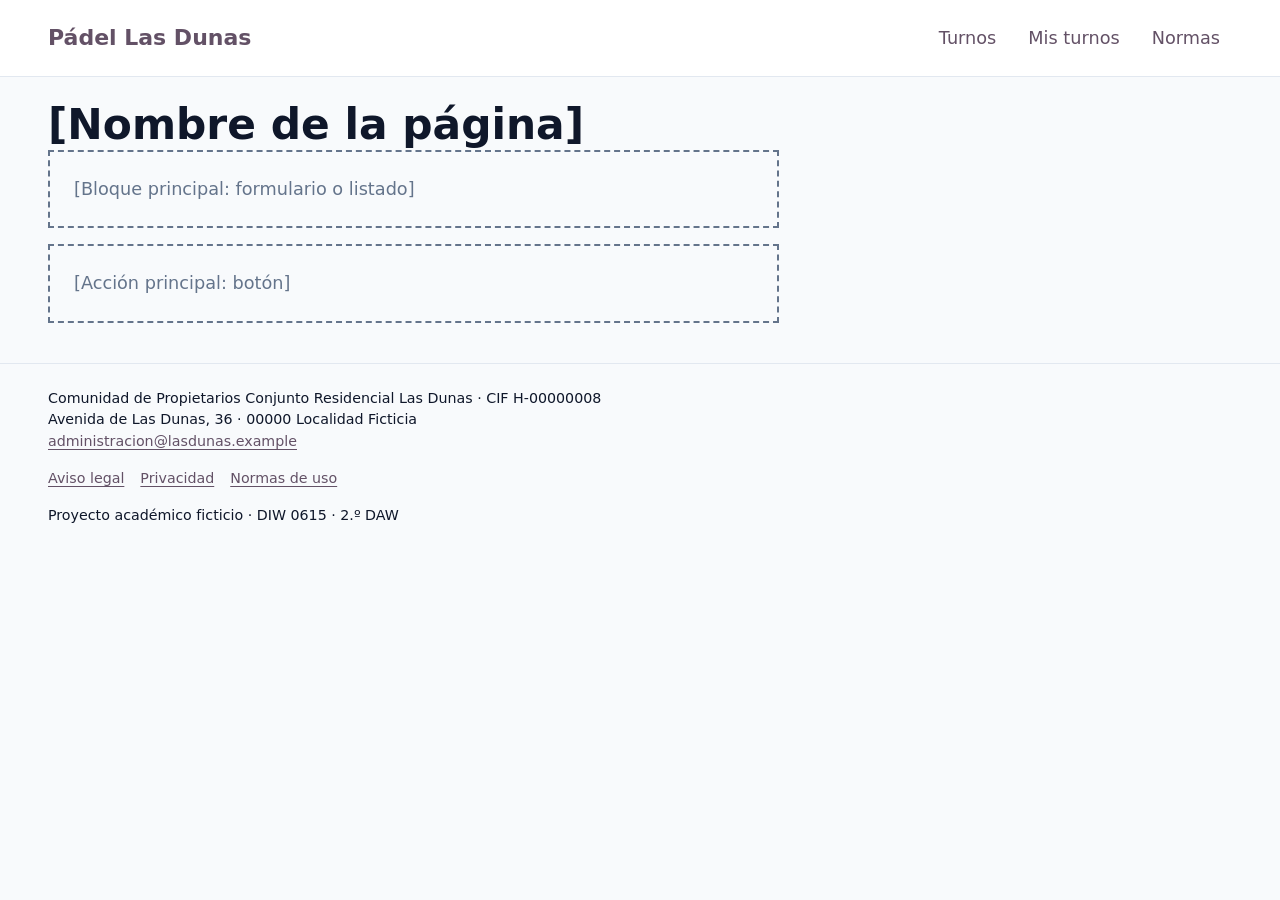
<file: plantilla-tarea.html>
<!doctype html>
<html lang="es">
<head>
  <meta charset="utf-8">
  <meta name="viewport" content="width=device-width, initial-scale=1">
  <title>[Nombre de la página] · Pádel Las Dunas</title>
  <link rel="stylesheet" href="css/estilos.css">
</head>
<body>
  <a class="salto" href="#contenido">Saltar al contenido</a>

  <header class="cabecera">
    <div class="cabecera__interior contenedor">
      <a class="cabecera__marca" href="index.html">Pádel Las Dunas</a>

      <nav class="menu" aria-label="Principal">
        <ul class="menu__lista">
          <li>
            <a class="menu__enlace" href="index.html">Turnos</a>
          </li>
          <li>
            <a class="menu__enlace" href="mis-turnos.html">Mis turnos</a>
          </li>
          <li>
            <a class="menu__enlace" href="normas.html">Normas</a>
          </li>
        </ul>
      </nav>
    </div>
  </header>

  <main id="contenido" class="contenedor">
    <h1>[Nombre de la página]</h1>

    <p class="hueco">[Bloque principal: formulario o listado]</p>
    <p class="hueco">[Acción principal: botón]</p>
  </main>

  <footer class="pie">
    <div class="pie__interior contenedor">
      <address class="pie__datos">
        Comunidad de Propietarios Conjunto Residencial Las Dunas · CIF H-00000008<br>
        Avenida de Las Dunas, 36 · 00000 Localidad Ficticia<br>
        <a href="mailto:administracion@lasdunas.example">
          administracion@lasdunas.example
        </a>
      </address>

      <nav aria-label="Legal">
        <ul class="pie__enlaces">
          <li><a href="aviso-legal.html">Aviso legal</a></li>
          <li><a href="privacidad.html">Privacidad</a></li>
          <li><a href="normas.html">Normas de uso</a></li>
        </ul>
      </nav>

      <p class="pie__nota">
        <small>Proyecto académico ficticio · DIW 0615 · 2.º DAW</small>
      </p>
    </div>
  </footer>
</body>
</html>
</file>
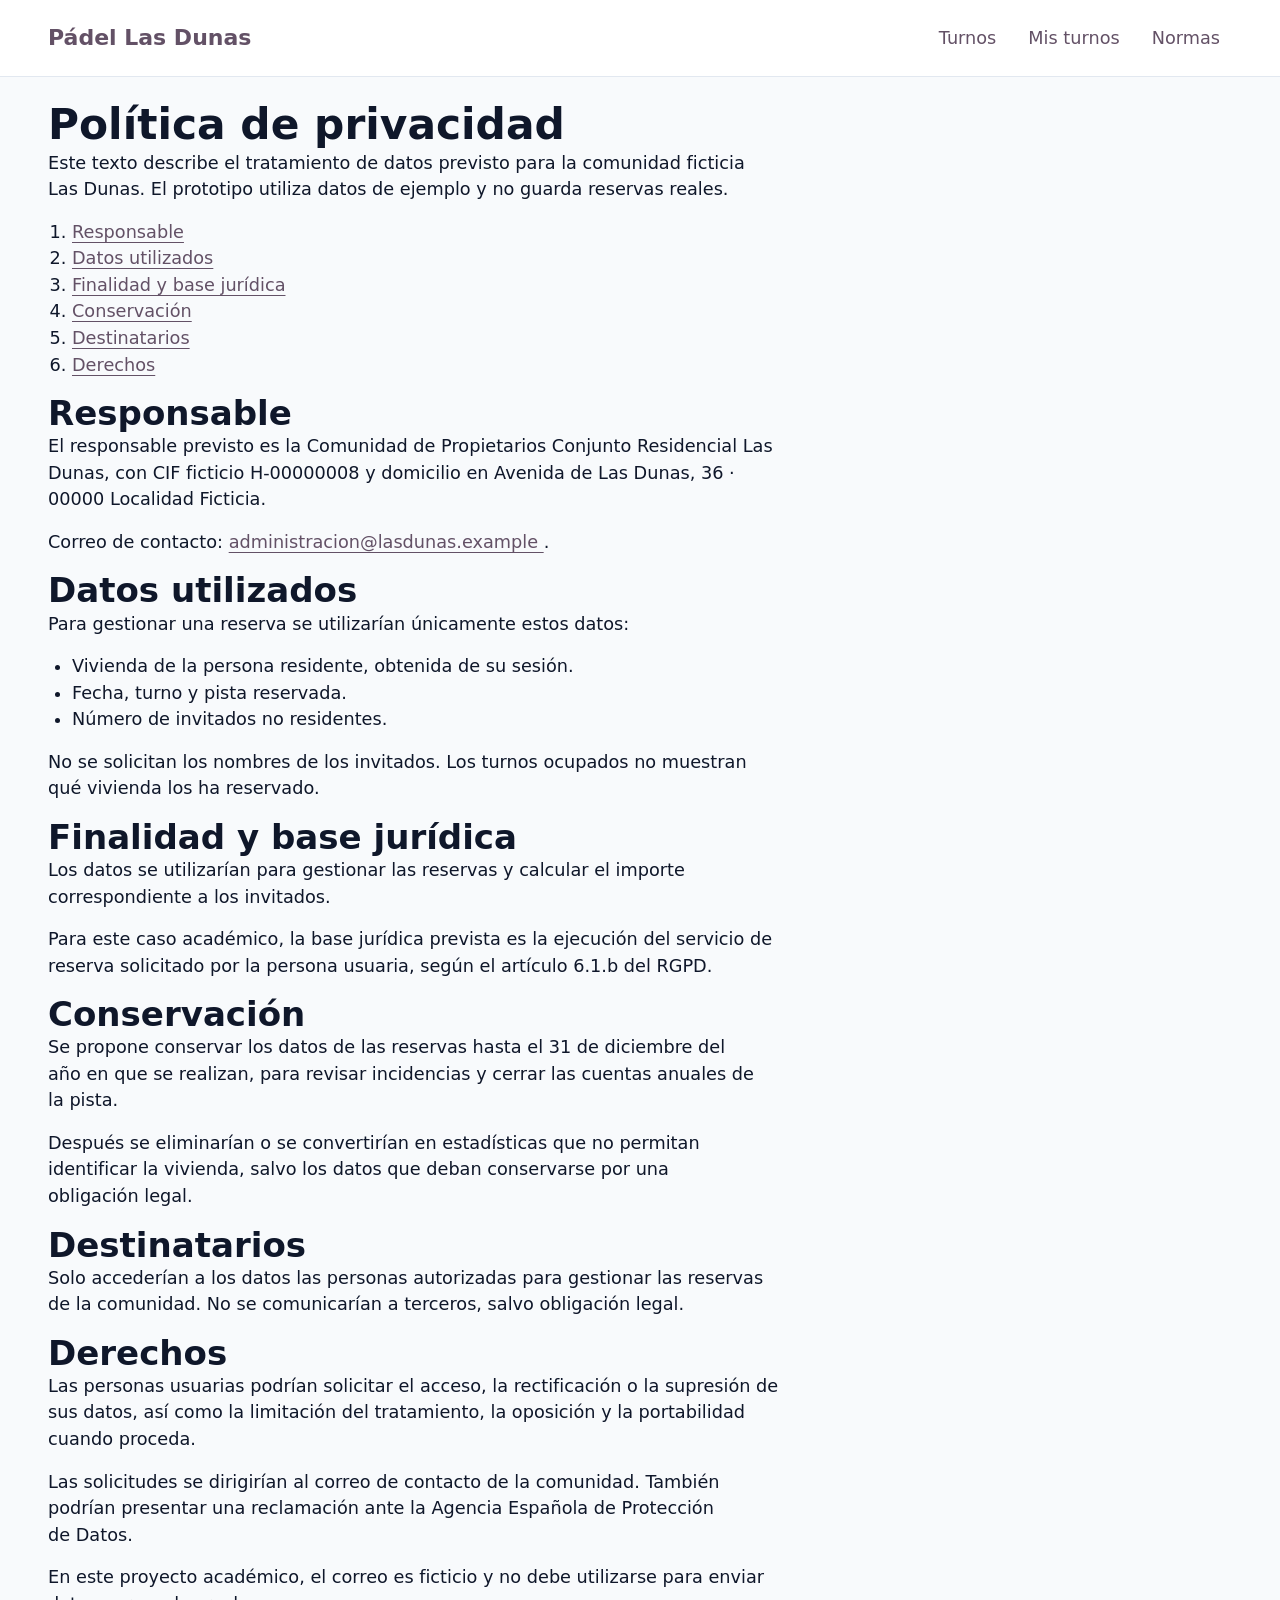
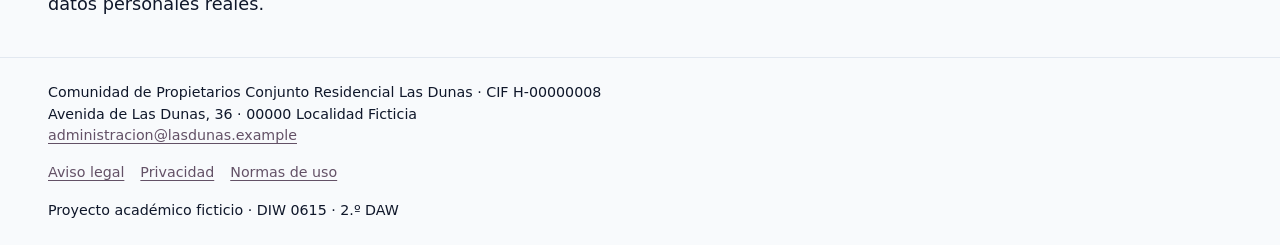
<file: privacidad.html>
<!doctype html>
<html lang="es">
<head>
  <meta charset="utf-8">
  <meta name="viewport" content="width=device-width, initial-scale=1">
  <title>Privacidad · Pádel Las Dunas</title>
  <link rel="stylesheet" href="css/estilos.css">
</head>
<body>
  <a class="salto" href="#contenido">Saltar al contenido</a>

  <header class="cabecera">
    <div class="cabecera__interior contenedor">
      <a class="cabecera__marca" href="index.html">Pádel Las Dunas</a>

      <nav class="menu" aria-label="Principal">
        <ul class="menu__lista">
          <li>
            <a class="menu__enlace" href="index.html">Turnos</a>
          </li>
          <li>
            <a class="menu__enlace" href="mis-turnos.html">Mis turnos</a>
          </li>
          <li>
            <a class="menu__enlace" href="normas.html">Normas</a>
          </li>
        </ul>
      </nav>
    </div>
  </header>

  <main id="contenido" class="contenedor">
    <article class="lectura">
      <h1>Política de privacidad</h1>
      <p>Este texto describe el tratamiento de datos previsto para la comunidad ficticia Las Dunas. El prototipo utiliza datos de ejemplo y no guarda reservas reales.</p>

      <nav aria-label="Índice de contenidos">
        <ol>
          <li><a href="#responsable">Responsable</a></li>
          <li><a href="#datos">Datos utilizados</a></li>
          <li><a href="#finalidad">Finalidad y base jurídica</a></li>
          <li><a href="#conservacion">Conservación</a></li>
          <li><a href="#destinatarios">Destinatarios</a></li>
          <li><a href="#derechos">Derechos</a></li>
        </ol>
      </nav>

      <section aria-labelledby="responsable">
        <h2 id="responsable">Responsable</h2>
        <p>El responsable previsto es la Comunidad de Propietarios Conjunto Residencial Las Dunas, con CIF ficticio H-00000008 y domicilio en Avenida de Las Dunas, 36 · 00000 Localidad Ficticia.</p>
        <p>Correo de contacto:
          <a href="mailto:administracion@lasdunas.example">
            administracion@lasdunas.example
          </a>.
        </p>
      </section>

      <section aria-labelledby="datos">
        <h2 id="datos">Datos utilizados</h2>
        <p>Para gestionar una reserva se utilizarían únicamente estos datos:</p>
        <ul>
          <li>Vivienda de la persona residente, obtenida de su sesión.</li>
          <li>Fecha, turno y pista reservada.</li>
          <li>Número de invitados no residentes.</li>
        </ul>
        <p>No se solicitan los nombres de los invitados. Los turnos ocupados no muestran qué vivienda los ha reservado.</p>
      </section>

      <section aria-labelledby="finalidad">
        <h2 id="finalidad">Finalidad y base jurídica</h2>
        <p>Los datos se utilizarían para gestionar las reservas y calcular el importe correspondiente a los invitados.</p>
        <p>Para este caso académico, la base jurídica prevista es la ejecución del servicio de reserva solicitado por la persona usuaria, según el artículo 6.1.b del RGPD.</p>
      </section>

      <section aria-labelledby="conservacion">
        <h2 id="conservacion">Conservación</h2>
        <p>Se propone conservar los datos de las reservas hasta el 31 de diciembre del año en que se realizan, para revisar incidencias y cerrar las cuentas anuales de la pista.</p>
        <p>Después se eliminarían o se convertirían en estadísticas que no permitan identificar la vivienda, salvo los datos que deban conservarse por una obligación legal.</p>
      </section>

      <section aria-labelledby="destinatarios">
        <h2 id="destinatarios">Destinatarios</h2>
        <p>Solo accederían a los datos las personas autorizadas para gestionar las reservas de la comunidad. No se comunicarían a terceros, salvo obligación legal.</p>
      </section>

      <section aria-labelledby="derechos">
        <h2 id="derechos">Derechos</h2>
        <p>Las personas usuarias podrían solicitar el acceso, la rectificación o la supresión de sus datos, así como la limitación del tratamiento, la oposición y la portabilidad cuando proceda.</p>
        <p>Las solicitudes se dirigirían al correo de contacto de la comunidad. También podrían presentar una reclamación ante la Agencia Española de Protección de Datos.</p>
        <p>En este proyecto académico, el correo es ficticio y no debe utilizarse para enviar datos personales reales.</p>
      </section>
    </article>
  </main>

  <footer class="pie">
    <div class="pie__interior contenedor">
      <address class="pie__datos">
        Comunidad de Propietarios Conjunto Residencial Las Dunas · CIF H-00000008<br>
        Avenida de Las Dunas, 36 · 00000 Localidad Ficticia<br>
        <a href="mailto:administracion@lasdunas.example">
          administracion@lasdunas.example
        </a>
      </address>

      <nav aria-label="Legal">
        <ul class="pie__enlaces">
          <li><a href="aviso-legal.html">Aviso legal</a></li>
          <li><a href="privacidad.html">Privacidad</a></li>
          <li><a href="normas.html">Normas de uso</a></li>
        </ul>
      </nav>

      <p class="pie__nota">
        <small>Proyecto académico ficticio · DIW 0615 · 2.º DAW</small>
      </p>
    </div>
  </footer>
</body>
</html>
</file>
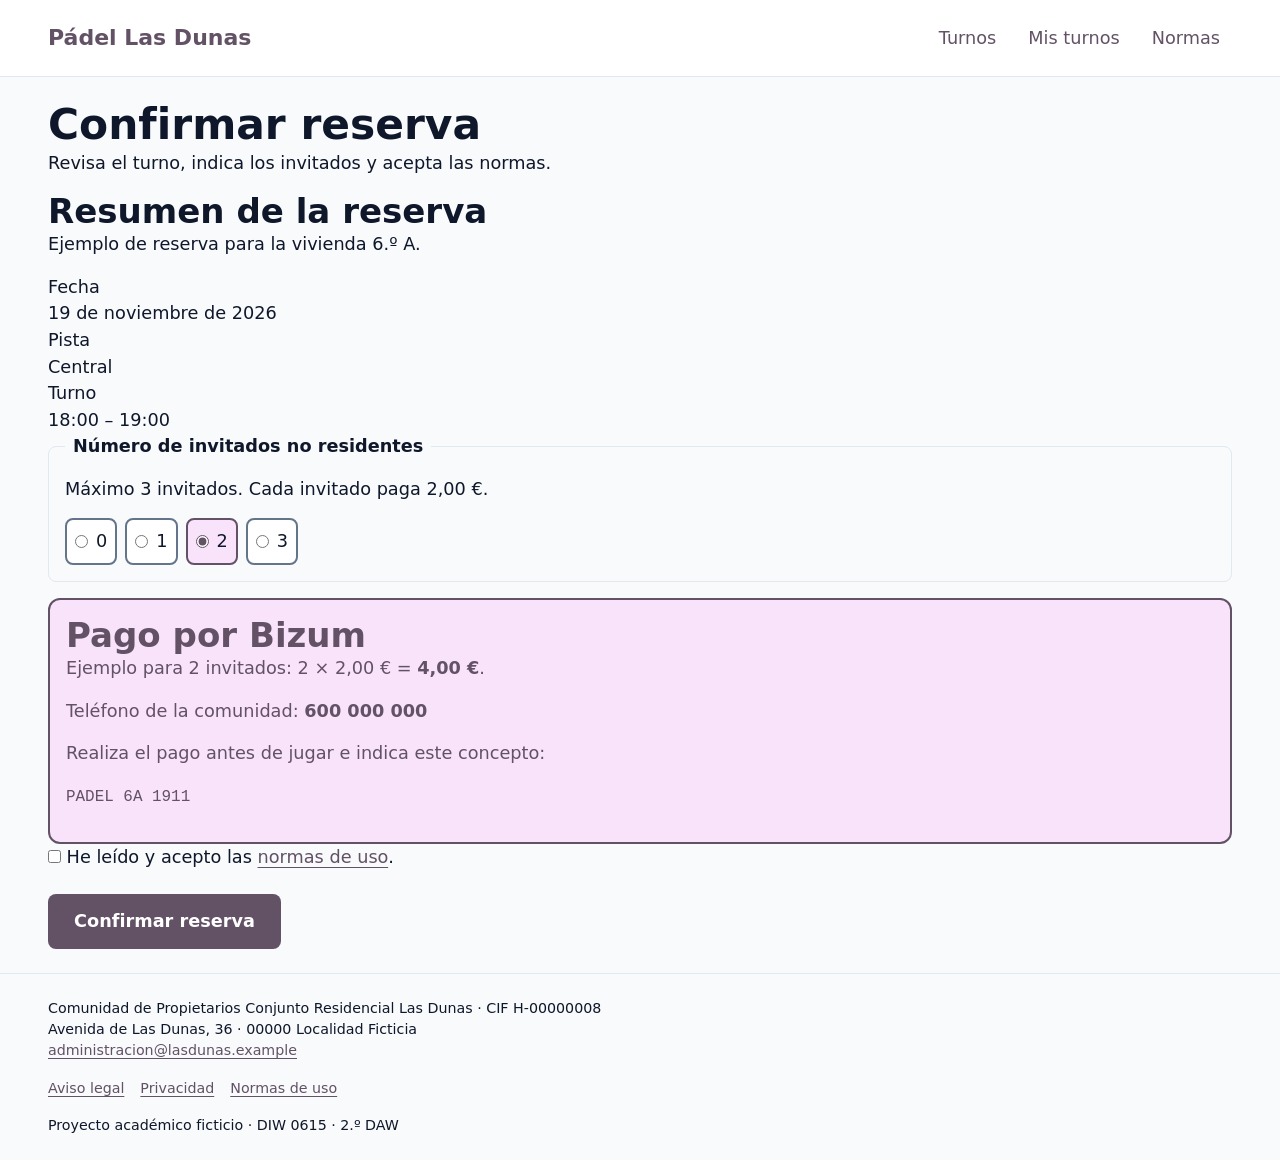
<file: reserva.html>
<!doctype html>
<html lang="es">
<head>
  <meta charset="utf-8">
  <meta name="viewport" content="width=device-width, initial-scale=1">
    <title>Confirmar reserva · Pádel Las Dunas</title>
  <link rel="stylesheet" href="css/estilos.css">
</head>
<body>
  <a class="salto" href="#contenido">Saltar al contenido</a>

  <header class="cabecera">
    <div class="cabecera__interior contenedor">
      <a class="cabecera__marca" href="index.html">Pádel Las Dunas</a>

      <nav class="menu" aria-label="Principal">
        <ul class="menu__lista">
          <li>
            <a class="menu__enlace" href="index.html">Turnos</a>
          </li>
          <li>
            <a class="menu__enlace" href="mis-turnos.html">Mis turnos</a>
          </li>
          <li>
            <a class="menu__enlace" href="normas.html">Normas</a>
          </li>
        </ul>
      </nav>
    </div>
  </header>

  <main id="contenido" class="contenedor">
    <h1>Confirmar reserva</h1>
    <p>Revisa el turno, indica los invitados y acepta las normas.</p>

    <section aria-labelledby="resumen">
      <h2 id="resumen">Resumen de la reserva</h2>
      <p>Ejemplo de reserva para la vivienda 6.º A.</p>

      <dl>
        <dt>Fecha</dt>
        <dd>19 de noviembre de 2026</dd>

        <dt>Pista</dt>
        <dd>Central</dd>

        <dt>Turno</dt>
        <dd>18:00 – 19:00</dd>
      </dl>
    </section>

    <form action="justificante.html" method="get">
      <fieldset class="invitados">
        <legend>Número de invitados no residentes</legend>
        <p>Máximo 3 invitados. Cada invitado paga 2,00 €.</p>

        <div class="invitados__opciones">
          <label class="invitados__opcion">
            <input type="radio" name="invitados" value="0">
            <span>0</span>
          </label>

          <label class="invitados__opcion">
            <input type="radio" name="invitados" value="1">
            <span>1</span>
          </label>

          <label class="invitados__opcion">
            <input type="radio" name="invitados" value="2" checked>
            <span>2</span>
          </label>

          <label class="invitados__opcion">
            <input type="radio" name="invitados" value="3">
            <span>3</span>
          </label>
        </div>
      </fieldset>

      <section class="aviso" aria-labelledby="pago">
        <h2 id="pago">Pago por Bizum</h2>
        <p>Ejemplo para 2 invitados: 2 × 2,00 € = <strong>4,00 €</strong>.</p>
        <p>Teléfono de la comunidad: <strong>600 000 000</strong></p>
        <p>Realiza el pago antes de jugar e indica este concepto:</p>
        <p class="aviso__concepto"><code>PADEL 6A 1911</code></p>
      </section>

      <p>
        <label>
          <input type="checkbox" name="normas" value="aceptadas" required>
          He leído y acepto las <a href="normas.html">normas de uso</a>.
        </label>
      </p>

      <button class="boton" type="submit">Confirmar reserva</button>
    </form>
  </main>

  <footer class="pie">
    <div class="pie__interior contenedor">
      <address class="pie__datos">
        Comunidad de Propietarios Conjunto Residencial Las Dunas · CIF H-00000008<br>
        Avenida de Las Dunas, 36 · 00000 Localidad Ficticia<br>
        <a href="mailto:administracion@lasdunas.example">
          administracion@lasdunas.example
        </a>
      </address>

      <nav aria-label="Legal">
        <ul class="pie__enlaces">
          <li><a href="aviso-legal.html">Aviso legal</a></li>
          <li><a href="privacidad.html">Privacidad</a></li>
          <li><a href="normas.html">Normas de uso</a></li>
        </ul>
      </nav>

      <p class="pie__nota">
        <small>Proyecto académico ficticio · DIW 0615 · 2.º DAW</small>
      </p>
    </div>
  </footer>
</body>
</html>
</file>
<file: css/estilos.css>
@layer reset, tokens, base, layout, components, utilities;
@layer tokens {
  :root {
    --color-fondo: light-dark(#f8fafc, #0f172a);
    --color-superficie: light-dark(#fff, #1e293b);
    --color-texto: light-dark(#0f172a, #f8fafc);
    --color-texto-suave: light-dark(#64748b, #94a3b8);
    --color-borde: light-dark(#e2e8f0, #64748b);
    --color-borde-control: light-dark(#64748b, #94a3b8);
    --color-acento: light-dark(#635166, #bea9c0);
    --color-acento-hover: light-dark(#4d3b4f, #d7c2da);
    --color-sobre-acento: light-dark(#fff, #0f172a);
    --color-acento-tenue: light-dark(#f8e3fb, #1e0f21);
    --color-exito: light-dark(#047857, #6ee7b7);
    --color-exito-tenue: light-dark(#ecfdf5, #022c22);
    --color-foco: light-dark(#635166, #bea9c0);
    --paso-menos-1: clamp(0.8333rem, 0.8111rem + 0.099vw, 0.9rem);
    --paso-0: clamp(1rem, 0.9583rem + 0.185vw, 1.125rem);
    --paso-1: clamp(1.2rem, 1.1312rem + 0.306vw, 1.4063rem);
    --paso-2: clamp(1.44rem, 1.3341rem + 0.471vw, 1.7578rem);
    --paso-3: clamp(1.728rem, 1.5716rem + 0.695vw, 2.1973rem);
    --paso-4: clamp(2.0736rem, 1.8493rem + 0.997vw, 2.7466rem);
    --paso-5: clamp(2.4883rem, 2.1734rem + 1.4vw, 3.4332rem);
    --fuente-base: system-ui, -apple-system, 'Segoe UI', Roboto, sans-serif;
    --fuente-mono: ui-monospace, 'Cascadia Code', Menlo, monospace;
    --interlineado-titulo: 1.15;
    --interlineado-texto: 1.5;
    --espacio-3xs: 0.25rem;
    --espacio-2xs: 0.5rem;
    --espacio-xs: 0.75rem;
    --espacio-s: 1rem;
    --espacio-m: 1.5rem;
    --espacio-l: 2rem;
    --espacio-xl: 3rem;
    --espacio-2xl: 4rem;
    --radio-control: 0.5rem;
    --radio-tarjeta: 0.75rem;
    --radio-pildora: 999px;
    --sombra-tarjeta: 0 1px 2px rgb(15 23 42 / 0.08), 0 4px 12px rgb(15 23 42 / 0.06);
  }
  :where(:root) {
    color-scheme: light dark;
  }
  :where(:root:has([name=tema][value=claro]:checked)) {
    color-scheme: light;
  }
  :where(:root:has([name=tema][value=oscuro]:checked)) {
    color-scheme: dark;
  }
}
@layer reset {
  *,
  *::before,
  *::after {
    box-sizing: border-box;
  }
  * {
    margin: 0;
  }
  html {
    text-size-adjust: none;
  }
  body {
    min-block-size: 100dvh;
  }
  img,
  picture,
  svg,
  video {
    display: block;
    max-inline-size: 100%;
    block-size: auto;
  }
  input,
  button,
  textarea,
  select {
    font: inherit;
  }
  p,
  h1,
  h2,
  h3,
  h4 {
    overflow-wrap: break-word;
  }
  @media (prefers-reduced-motion: reduce) {
    *,
    *::before,
    *::after {
      transition-duration: 0.01ms !important;
      animation-duration: 0.01ms !important;
      animation-iteration-count: 1 !important;
    }
  }
}
@layer base {
  main {
    padding-block: var(--espacio-m);
  }
  p {
    max-inline-size: 65ch;
    margin-block-end: var(--espacio-s);
    text-wrap: pretty;
  }
  small {
    font-size: var(--paso-menos-1);
  }
  strong {
    font-weight: 700;
  }
  ul,
  ol {
    padding-inline-start: var(--espacio-m);
    margin-block-end: var(--espacio-s);
  }
  body {
    background-color: var(--color-fondo);
    color: var(--color-texto);
    font-family: var(--fuente-base);
    font-size: var(--paso-0);
    line-height: var(--interlineado-texto);
  }
  h1,
  h2,
  h3 {
    line-height: var(--interlineado-titulo);
    text-wrap: balance;
  }
  h1 {
    font-size: var(--paso-4);
  }
  h2 {
    font-size: var(--paso-3);
  }
  h3 {
    font-size: var(--paso-2);
  }
  a {
    color: var(--color-acento);
    text-underline-offset: 0.2em;
  }
  a:hover {
    text-decoration-thickness: 2px;
  }
  :focus-visible {
    outline: 3px solid var(--color-foco);
    outline-offset: 2px;
  }
  code {
    font-family: var(--fuente-mono);
    font-size: 0.9em;
  }
  hr {
    border: 0;
    border-block-start: 1px solid var(--color-borde);
    margin-block: var(--espacio-m);
  }
  table {
    inline-size: 100%;
    border-collapse: collapse;
    margin-block-end: var(--espacio-m);
  }
  th,
  td {
    padding: var(--espacio-xs);
    border-block-end: 1px solid var(--color-borde);
    text-align: start;
    vertical-align: top;
  }
  th {
    font-weight: 700;
  }
  th[data-tipo=numero],
  td[data-tipo=numero] {
    text-align: end;
    font-variant-numeric: tabular-nums;
  }
  fieldset {
    min-inline-size: 0;
    padding: var(--espacio-s);
    border: 1px solid var(--color-borde);
    border-radius: var(--radio-control);
    margin-block-end: var(--espacio-s);
  }
  legend {
    padding-inline: var(--espacio-2xs);
    font-weight: 700;
  }
  label {
    display: inline-block;
    margin-block-end: var(--espacio-2xs);
    cursor: pointer;
  }
  input,
  select {
    font-family: var(--fuente-base);
    font-size: var(--paso-0);
    accent-color: var(--color-acento);
  }
  input:where(:not([type=radio], [type=checkbox], [type=hidden])),
  select {
    min-block-size: 2.75rem;
    min-inline-size: 2.75rem;
    max-inline-size: 100%;
    padding: var(--espacio-2xs) var(--espacio-xs);
    border: 1px solid var(--color-borde-control);
    border-radius: var(--radio-control);
    background-color: var(--color-superficie);
    color: var(--color-texto);
  }
}
@layer layout {
  .contenedor {
    inline-size: min(100% - 2 * var(--espacio-s), 75rem);
    margin-inline: auto;
  }
  @media (min-width: 64em) {
    .contenedor {
      inline-size: min(100% - 2 * var(--espacio-xl), 75rem);
    }
  }
}
@layer layout {
  .salto {
    position: absolute;
    inset-block-start: 0;
    inset-inline-start: var(--espacio-s);
    z-index: 10;
    padding: var(--espacio-xs);
    background-color: var(--color-superficie);
    color: var(--color-texto);
    transform: translateY(-150%);
  }
  .salto:focus {
    transform: translateY(0);
  }
  .cabecera {
    padding-block: var(--espacio-s);
    border-block-end: 1px solid var(--color-borde);
    background-color: var(--color-superficie);
  }
  .cabecera__interior {
    display: flex;
    flex-wrap: wrap;
    align-items: center;
    justify-content: space-between;
    gap: var(--espacio-s);
  }
  .cabecera__marca {
    font-size: var(--paso-1);
    font-weight: 700;
    text-decoration: none;
  }
  .menu__lista {
    display: flex;
    flex-wrap: wrap;
    gap: var(--espacio-2xs);
    padding: 0;
    margin: 0;
    list-style: none;
  }
  .menu__enlace {
    min-block-size: 2.75rem;
    min-inline-size: 2.75rem;
    display: inline-flex;
    align-items: center;
    padding: var(--espacio-2xs) var(--espacio-xs);
    text-decoration: none;
  }
  .menu__enlace[aria-current=page] {
    font-weight: 700;
    text-decoration: underline;
  }
}
@layer layout {
  .pie {
    padding-block: var(--espacio-m);
    border-block-start: 1px solid var(--color-borde);
    font-size: var(--paso-menos-1);
  }
  .pie__interior {
    display: grid;
    gap: var(--espacio-s);
  }
  .pie__datos {
    font-style: normal;
    overflow-wrap: anywhere;
  }
  .pie__enlaces {
    display: flex;
    flex-wrap: wrap;
    gap: var(--espacio-s);
    padding: 0;
    margin: 0;
    list-style: none;
  }
  .pie__nota {
    margin: 0;
  }
}
@layer layout {
  .hueco {
    padding: var(--espacio-m);
    border: 2px dashed var(--color-borde-control);
    color: var(--color-texto-suave);
  }
}
@layer components {
  .boton {
    min-block-size: 2.75rem;
    min-inline-size: 2.75rem;
    display: inline-flex;
    gap: var(--espacio-2xs);
    align-items: center;
    justify-content: center;
    padding-block: var(--espacio-xs);
    padding-inline: var(--espacio-m);
    border: 2px solid transparent;
    border-radius: var(--radio-control);
    background-color: var(--color-acento);
    color: var(--color-sobre-acento);
    font-weight: 700;
    text-decoration: none;
    cursor: pointer;
    transition: background-color 150ms ease;
  }
  .boton:hover {
    background-color: var(--color-acento-hover);
  }
  .boton:focus-visible {
    outline: 3px solid var(--color-foco);
    outline-offset: 2px;
  }
  .boton:disabled {
    opacity: 0.5;
    cursor: not-allowed;
  }
  .boton--bloque {
    inline-size: 100%;
  }
  .boton--secundario {
    border-color: currentcolor;
    background-color: transparent;
    color: var(--color-acento);
  }
  .boton--secundario:hover {
    background-color: var(--color-acento-tenue);
  }
}
@layer components {
  .turno {
    display: grid;
    grid-template-columns: auto 1fr;
    gap: var(--espacio-3xs) var(--espacio-xs);
    min-block-size: 2.75rem;
    padding: var(--espacio-s);
    border: 2px solid var(--color-borde-control);
    border-radius: var(--radio-tarjeta);
    background-color: var(--color-superficie);
    color: var(--color-texto);
    cursor: pointer;
  }
  .turno:has(:checked) {
    border-color: var(--color-acento);
    background-color: var(--color-acento-tenue);
  }
  .turno:has(:disabled) {
    border-style: dashed;
    background-color: var(--color-fondo);
    color: var(--color-texto-suave);
    cursor: not-allowed;
  }
  .turno:has(:focus-visible) {
    outline: 3px solid var(--color-foco);
    outline-offset: 2px;
  }
  .turno__control {
    grid-column: 1;
    grid-row: 1/3;
    align-self: center;
    margin: 0;
    accent-color: var(--color-acento);
  }
  .turno__hora {
    grid-column: 2;
    font-size: var(--paso-1);
    font-weight: 700;
  }
  .turno__estado {
    grid-column: 2;
    font-size: var(--paso-menos-1);
  }
}
@layer components {
  .guia {
    display: grid;
    gap: var(--espacio-xl);
    padding-block: var(--espacio-l);
  }
  .guia__seccion {
    display: grid;
    gap: var(--espacio-s);
  }
  .guia__desplazable {
    overflow-x: auto;
  }
  .guia__tabla {
    inline-size: 100%;
    border-collapse: collapse;
  }
  .guia__tabla th,
  .guia__tabla td {
    padding: var(--espacio-2xs);
    border-block-end: 1px solid var(--color-borde);
    text-align: start;
    vertical-align: middle;
  }
  .guia__tabla code {
    white-space: nowrap;
  }
  .guia__tipo {
    font-size: var(--tam);
    line-height: var(--interlineado-titulo);
  }
  .guia__fila {
    display: flex;
    flex-wrap: wrap;
    gap: var(--espacio-s);
    align-items: center;
  }
  .guia-cabecera {
    display: flex;
    flex-wrap: wrap;
    gap: var(--espacio-s);
    align-items: center;
    justify-content: space-between;
    padding-block: var(--espacio-s);
    border-block-end: 1px solid var(--color-borde);
  }
  .muestra {
    display: block;
    inline-size: 3rem;
    block-size: 3rem;
    border: 1px solid var(--color-borde);
    border-radius: var(--radio-control);
    background-color: var(--muestra);
  }
  .barra {
    display: block;
    inline-size: var(--ancho);
    block-size: var(--espacio-s);
    border-radius: var(--radio-control);
    background-color: var(--color-acento);
  }
  .selector-tema {
    display: flex;
    gap: var(--espacio-s);
    align-items: center;
    border: 0;
    padding: 0;
  }
  .selector-tema legend {
    float: inline-start;
    margin-inline-end: var(--espacio-2xs);
    font-weight: 700;
  }
}
@layer components {
  .invitados__opciones {
    display: flex;
    flex-wrap: wrap;
    gap: var(--espacio-2xs);
  }
  .invitados__opcion {
    display: flex;
    align-items: center;
    justify-content: center;
    gap: var(--espacio-2xs);
    min-block-size: 2.75rem;
    min-inline-size: 2.75rem;
    margin: 0;
    padding: var(--espacio-2xs);
    border: 2px solid var(--color-borde-control);
    border-radius: var(--radio-control);
    background-color: var(--color-superficie);
    color: var(--color-texto);
    cursor: pointer;
  }
  .invitados__opcion:has(:checked) {
    border-color: var(--color-acento);
    background-color: var(--color-acento-tenue);
  }
  .invitados__opcion:has(:focus-visible) {
    outline: 3px solid var(--color-foco);
    outline-offset: 2px;
  }
}
@layer components {
  .aviso {
    padding: var(--espacio-s);
    border: 2px solid var(--color-acento);
    border-radius: var(--radio-tarjeta);
    background-color: var(--color-acento-tenue);
    color: var(--color-acento);
  }
  .aviso__concepto {
    font-family: var(--fuente-mono);
    overflow-wrap: anywhere;
  }
}
@layer utilities {
  .visualmente-oculto {
    position: absolute !important;
    inline-size: 1px !important;
    block-size: 1px !important;
    overflow: hidden !important;
    clip-path: inset(50%) !important;
    white-space: nowrap !important;
  }
}
</file>
